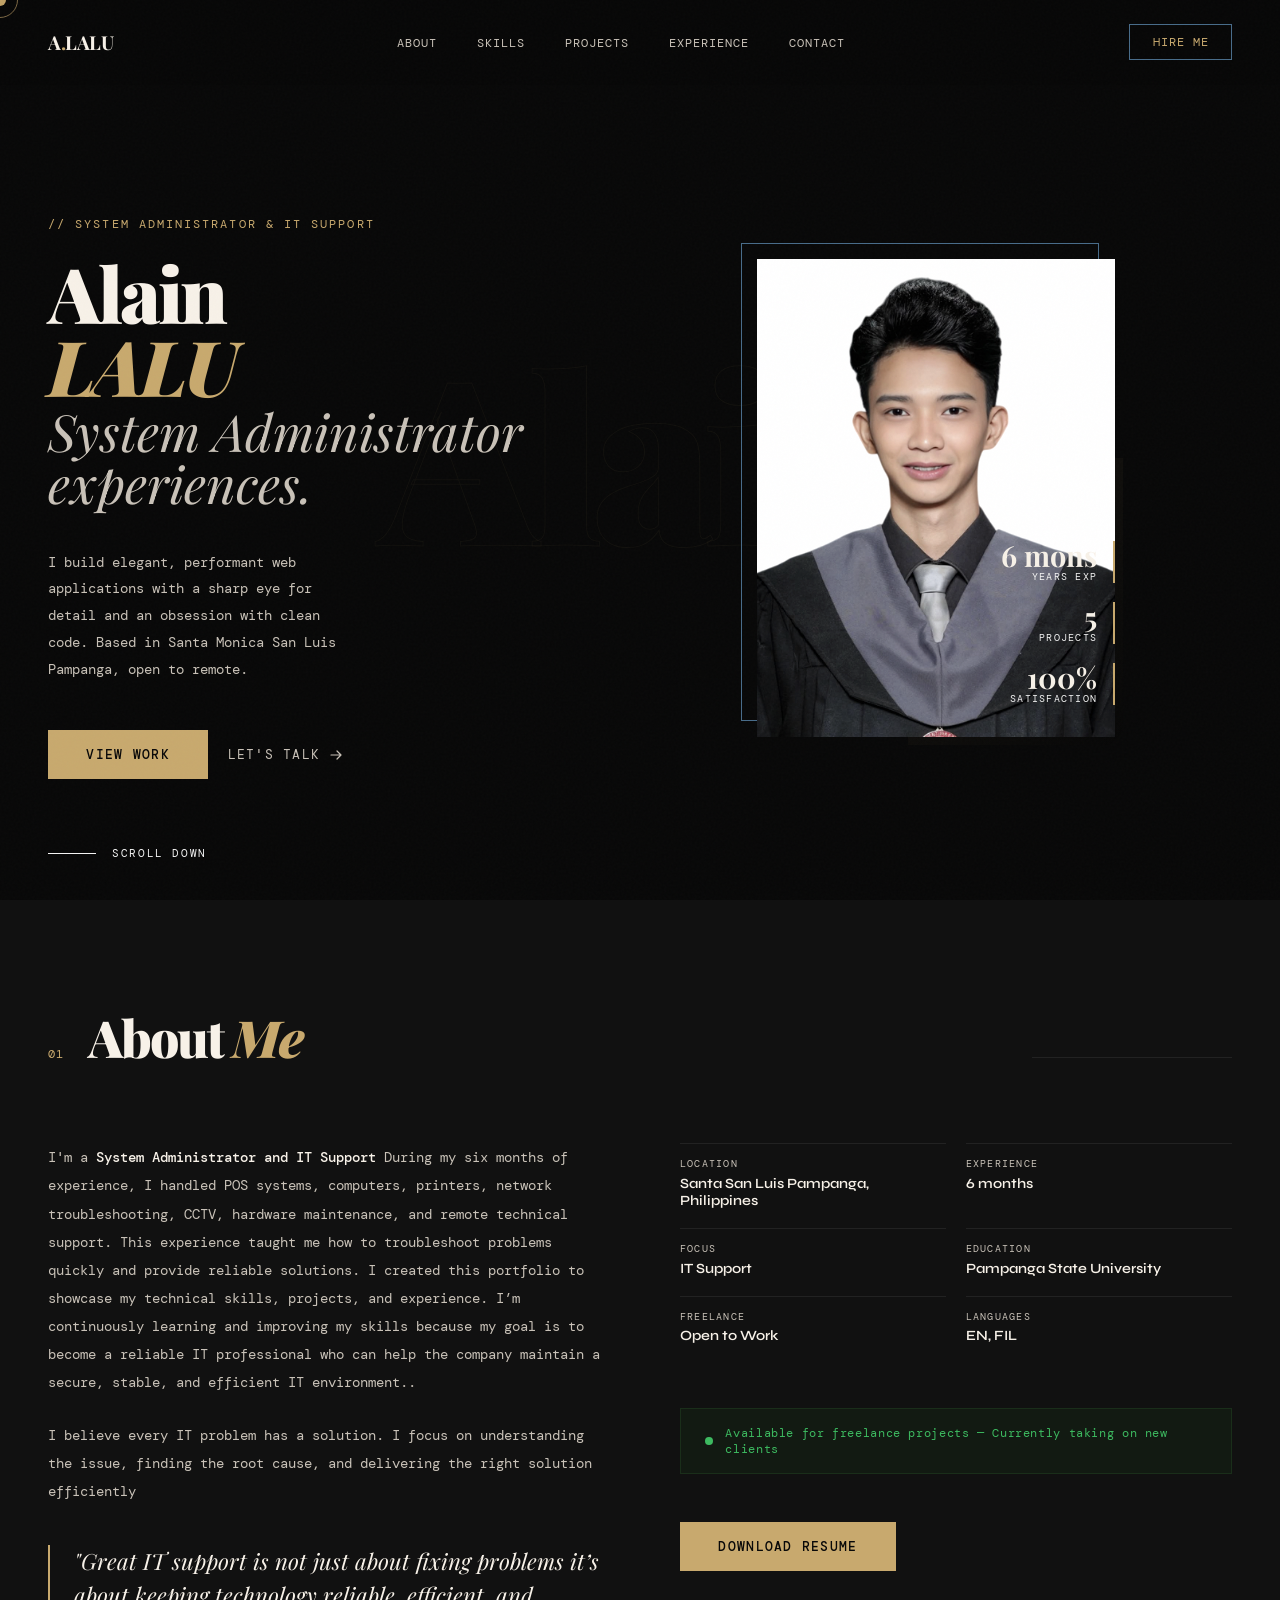
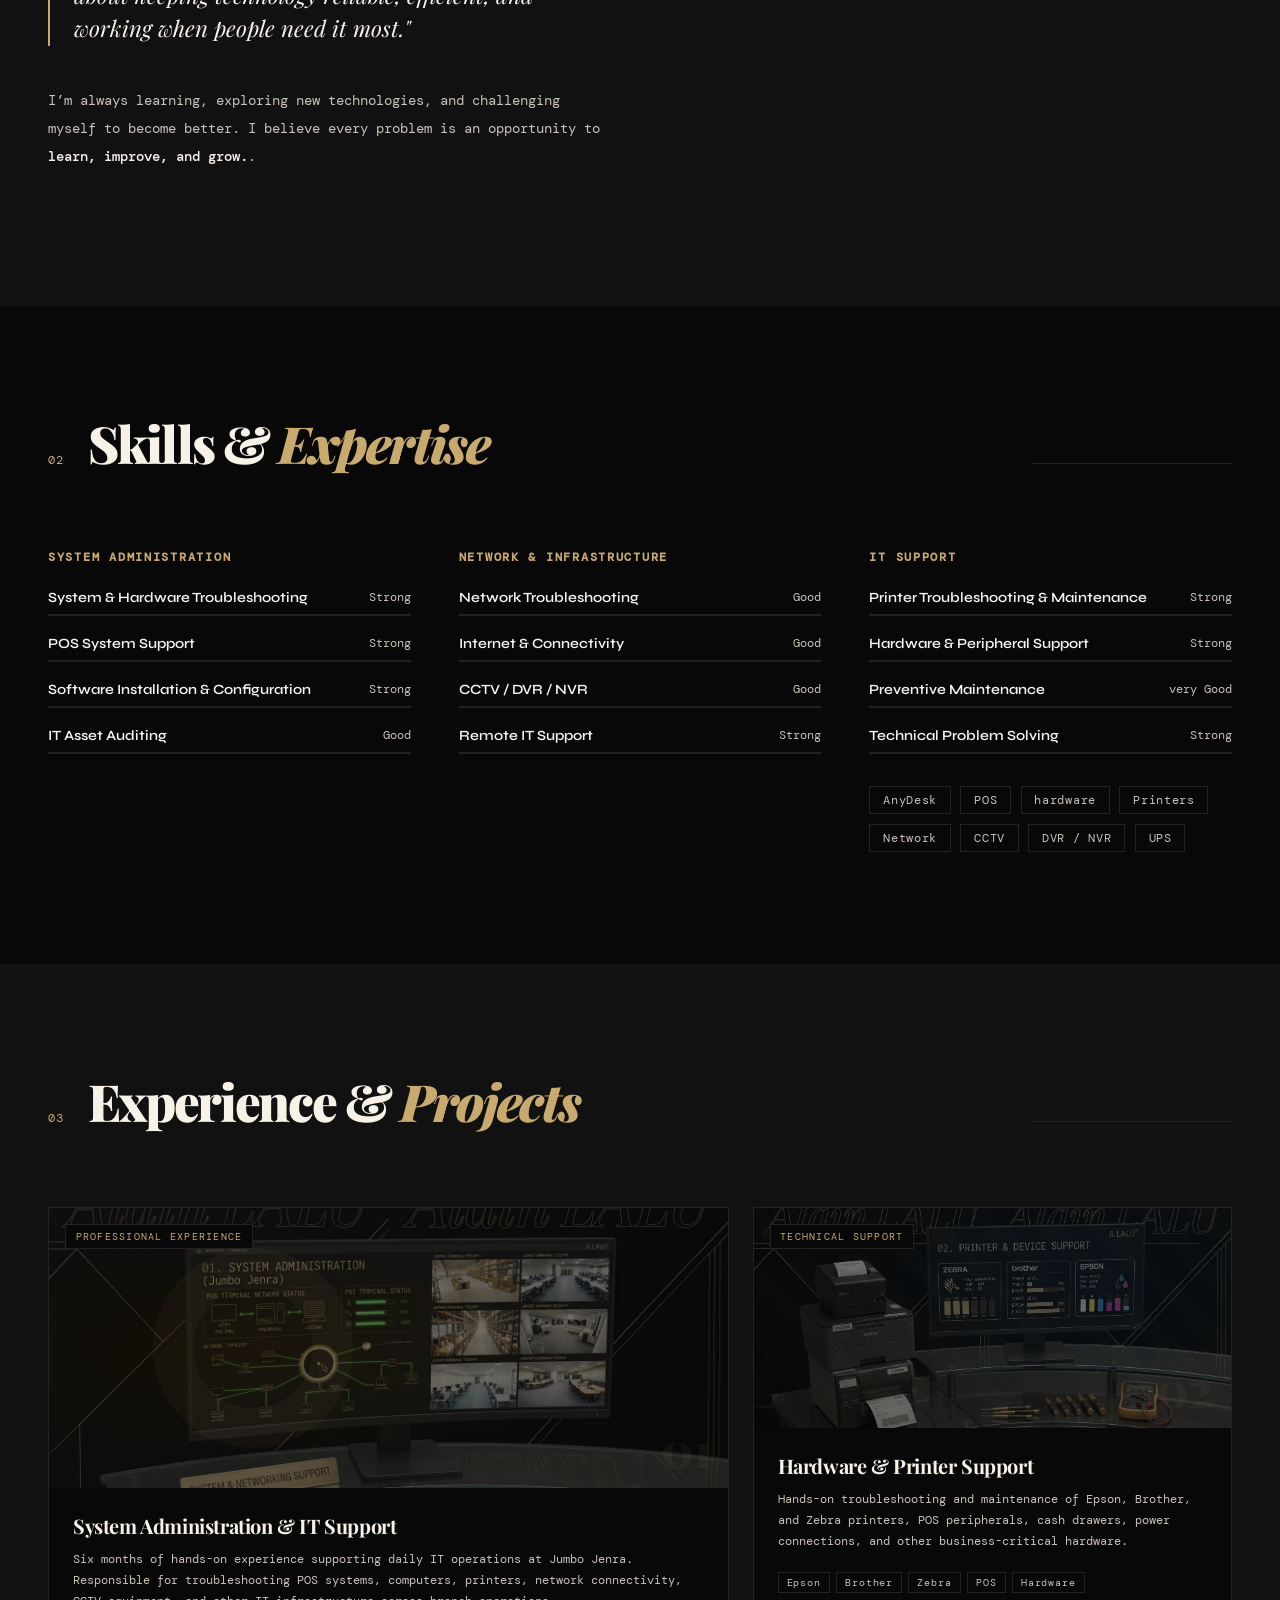
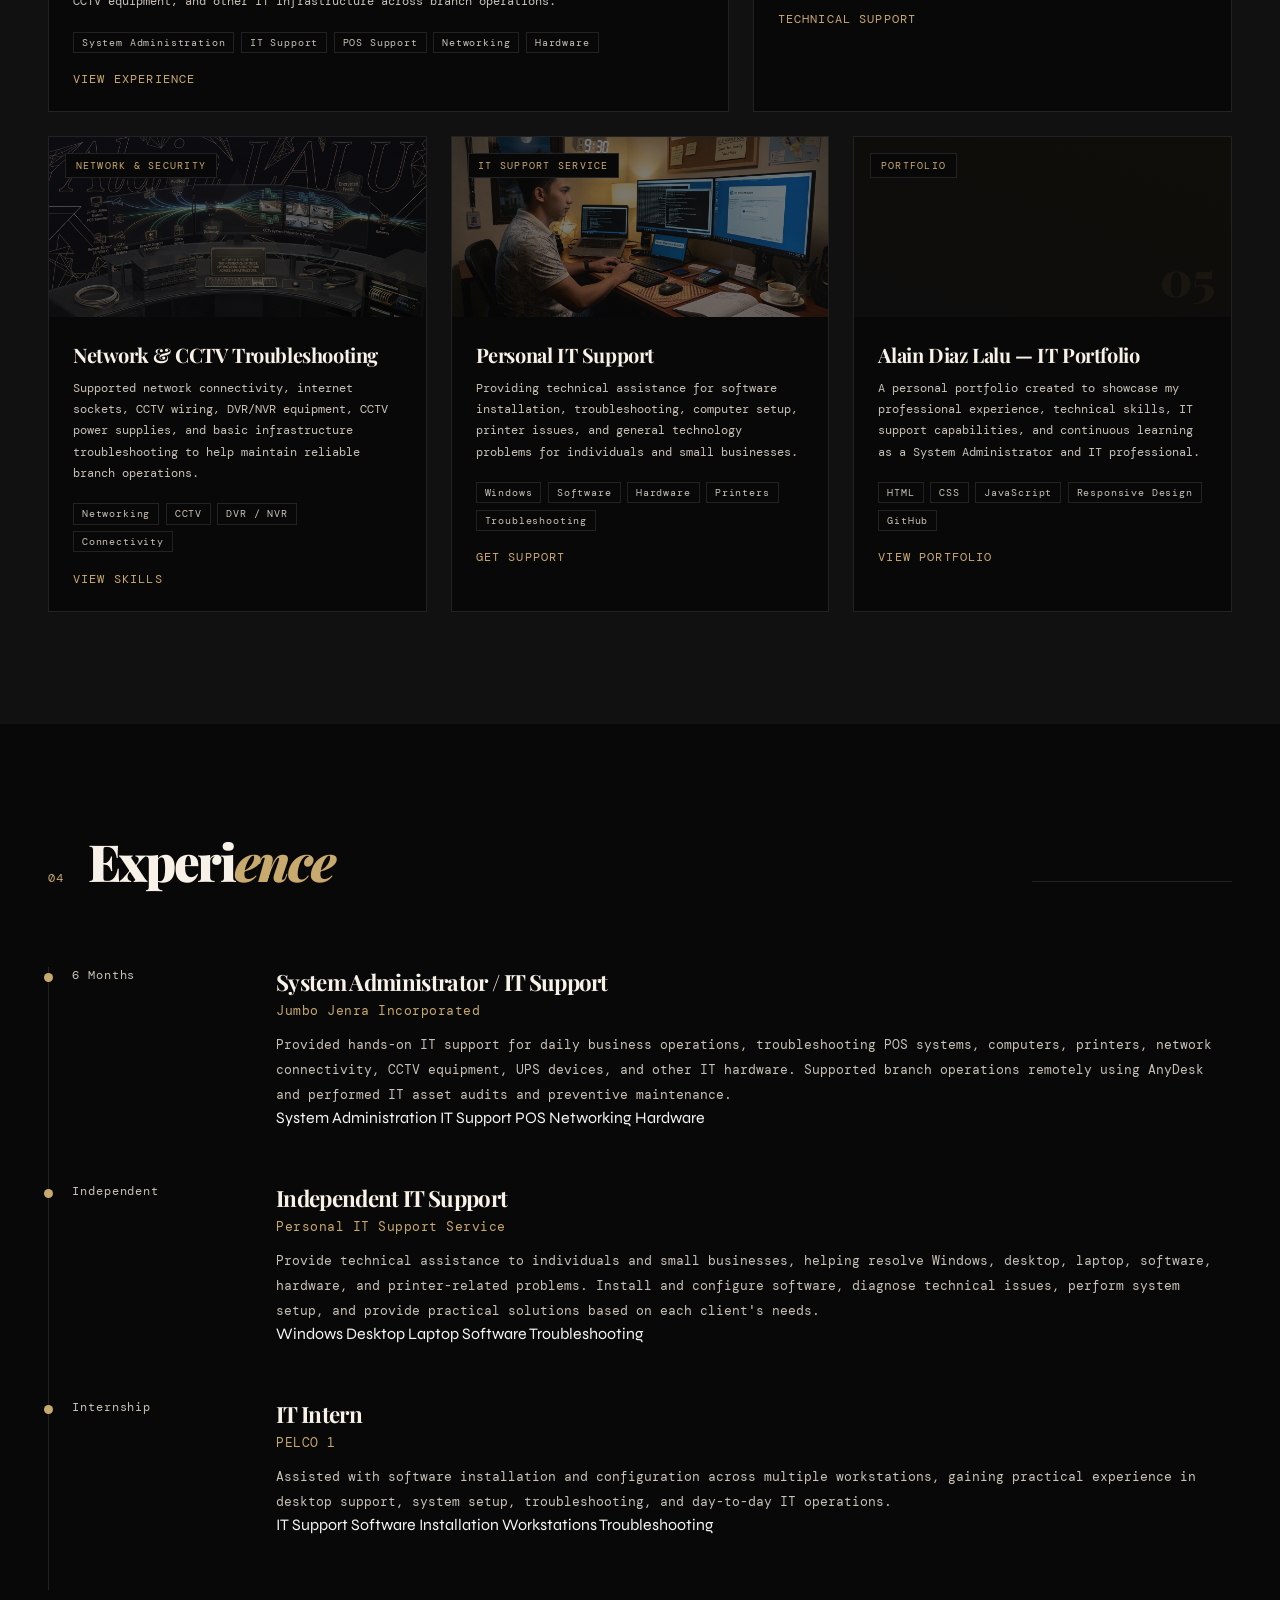
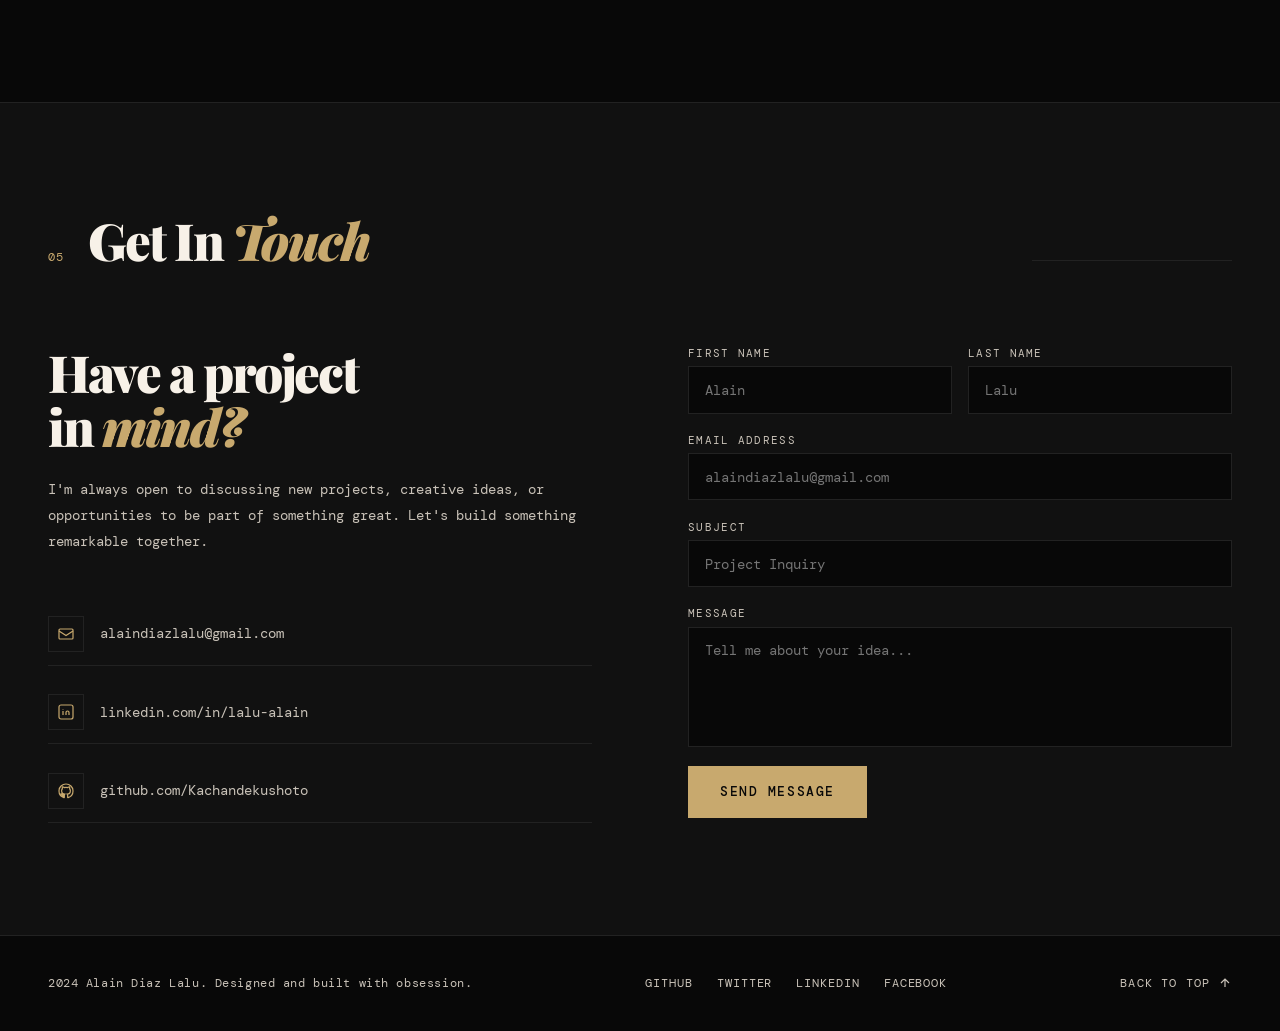
<file: index.html>
<!DOCTYPE html>
<html lang="en">
<head>
<meta charset="UTF-8" />
<meta name="viewport" content="width=device-width, initial-scale=1.0"/>
<title>Alain Diaz Lalu — Portfolio</title>
<link href="https://fonts.googleapis.com/css2?family=Playfair+Display:ital,wght@0,400;0,700;0,900;1,400;1,700&family=DM+Mono:ital,wght@0,300;0,400;0,500;1,300&family=Syne:wght@400;600;700;800&display=swap" rel="stylesheet"/>
<link rel="stylesheet" href="styles.css" />
</head>
<body>

<div id="cursor"></div>
<div id="cursor-ring"></div>

<!-- ─── NAV ─── -->
<nav id="navbar">
  <a href="#hero" class="nav-logo">A<span>.</span>LALU</a>
  <ul class="nav-links">
    <li><a href="#about">About</a></li>
    <li><a href="#skills">Skills</a></li>
    <li><a href="#projects">Projects</a></li>
    <li><a href="#experience">Experience</a></li>
    <li><a href="#contact">Contact</a></li>
  </ul>
  <a href="#contact" class="nav-cta">Hire Me</a>
  <button class="hamburger" id="hamburger" aria-label="Menu">
    <span></span><span></span><span></span>
  </button>
</nav>

<!-- Mobile Menu -->
<div class="mobile-menu" id="mobileMenu">
  <a href="#about" class="mobile-link">About</a>
  <a href="#skills" class="mobile-link">Skills</a>
  <a href="#projects" class="mobile-link">Projects</a>
  <a href="#experience" class="mobile-link">Experience</a>
  <a href="#contact" class="mobile-link">Contact</a>
</div>

<!-- ─── HERO ─── -->
<section id="hero">
  <div class="hero-bg-text">Alain</div>

  <div class="hero-left">
    <p class="hero-tag">// System Administrator &amp; IT SUPPORT</p>
    <h1 class="hero-name">Alain<br/><em>LALU</em></h1>
    <p class="hero-title">System Administrator<br/>experiences.</p>
    <p class="hero-desc">
      I build elegant, performant web applications with a sharp eye for detail and an obsession with clean code. Based in Santa Monica San Luis Pampanga, open to remote.
    </p>
    <div class="hero-actions">
      <a href="#projects" class="btn-primary">View Work</a>
      <a href="#contact" class="btn-ghost">
        Let's Talk
        <svg width="16" height="16" viewBox="0 0 16 16" fill="none">
          <path d="M3 8H13M9 4L13 8L9 12" stroke="currentColor" stroke-width="1.2" stroke-linecap="round" stroke-linejoin="round"/>
        </svg>
      </a>
    </div>
  </div>

  <div class="hero-right">
    <div class="hero-image-wrap">
      <img src="LALU_ALAIN.png" alt="System Administrator & IT Support" class="hero-avatar" />
      <div class="hero-stats">
        <div class="stat-item">
          <div class="stat-num">6 mons</div>
          <div class="stat-label">Years Exp</div>
        </div>
        <div class="stat-item">
          <div class="stat-num">5</div>
          <div class="stat-label">Projects</div>
        </div>
        <div class="stat-item">
          <div class="stat-num">100%</div>
          <div class="stat-label">Satisfaction</div>
        </div>
      </div>
    </div>
  </div>

  <div class="scroll-indicator">
    <div class="scroll-line"></div>
    <span class="scroll-text">Scroll Down</span>
  </div>
</section>

<!-- ─── ABOUT ─── -->
<section id="about">
  <div class="section-header reveal">
    <span class="section-num">01</span>
    <h2 class="section-title">About <em>Me</em></h2>
    <div class="section-line"></div>
  </div>
  <div class="about-grid">
    <div class="about-text reveal">
      <p>I'm a <strong> System Administrator and IT Support</strong> During my six months of experience, I handled POS systems, computers, printers, network troubleshooting, CCTV, hardware maintenance, and remote technical support. This experience taught me how to troubleshoot problems quickly and provide reliable solutions.
I created this portfolio to showcase my technical skills, projects, and experience. I’m continuously learning and improving my skills because my goal is to become a reliable IT professional who can help the company maintain a secure, stable, and efficient IT environment..</p>
      <p>I believe every IT problem has a solution. I focus on understanding the issue, finding the root cause, and delivering the right solution efficiently</p>
      <div class="about-quote">
        <blockquote>"Great IT support is not just about fixing problems it’s about keeping technology reliable, efficient, and working when people need it most."</blockquote>
      </div>
      <p>I’m always learning, exploring new technologies, and challenging myself to become better. I believe every problem is an opportunity to <strong>learn, improve, and grow.</strong>.</p>
    </div>
    <div class="about-right reveal reveal-delay-2">
      <div class="info-grid">
        <div class="info-item">
          <div class="info-label">Location</div>
          <div class="info-value">Santa San Luis Pampanga, Philippines</div>
        </div>
        <div class="info-item">
          <div class="info-label">Experience</div>
          <div class="info-value">6 months</div>
        </div>
        <div class="info-item">
          <div class="info-label">Focus</div>
          <div class="info-value">IT Support</div>
        </div>
        <div class="info-item">
          <div class="info-label">Education</div>
          <div class="info-value">Pampanga State University</div>
        </div>
        <div class="info-item">
          <div class="info-label">Freelance</div>
          <div class="info-value">Open to Work </div>
        </div>
        <div class="info-item">
          <div class="info-label">Languages</div>
          <div class="info-value">EN, FIL</div>
        </div>
      </div>
      <div class="availability">
        <div class="avail-dot"></div>
        <span class="avail-text">Available for freelance projects — Currently taking on new clients</span>
      </div>
      <a href="LALU_ALAIN_DIAZ.pdf" class="btn-primary" style="align-self:flex-start; margin-top:1rem; display:inline-block; text-decoration:none;">Download Resume</a>
    </div>
  </div>
</section>

<!-- ─── SKILLS ─── -->
<section id="skills">
  <div class="section-header reveal">
    <span class="section-num">02</span>
    <h2 class="section-title">Skills &amp; <em>Expertise</em></h2>
    <div class="section-line"></div>
  </div>

  <div class="skills-container">

    <!-- SYSTEM ADMINISTRATION -->
    <div class="skill-category reveal">
      <h3>System Administration</h3>

      <div class="skill-item">
        <div class="skill-header">
          <span class="skill-name">System &amp; Hardware Troubleshooting</span>
          <span class="skill-pct">Strong</span>
        </div>
        <div class="skill-bar">
          <div class="skill-fill" data-width="0.88"></div>
        </div>
      </div>

      <div class="skill-item">
        <div class="skill-header">
          <span class="skill-name">POS System Support</span>
          <span class="skill-pct">Strong</span>
        </div>
        <div class="skill-bar">
          <div class="skill-fill" data-width="0.90"></div>
        </div>
      </div>

      <div class="skill-item">
        <div class="skill-header">
          <span class="skill-name">Software Installation &amp; Configuration</span>
          <span class="skill-pct">Strong</span>
        </div>
        <div class="skill-bar">
          <div class="skill-fill" data-width="0.90"></div>
        </div>
      </div>

      <div class="skill-item">
        <div class="skill-header">
          <span class="skill-name">IT Asset Auditing</span>
          <span class="skill-pct">Good</span>
        </div>
        <div class="skill-bar">
          <div class="skill-fill" data-width="0.80"></div>
        </div>
      </div>
    </div>


    <!-- NETWORK & INFRASTRUCTURE -->
    <div class="skill-category reveal reveal-delay-1">
      <h3>Network &amp; Infrastructure</h3>

      <div class="skill-item">
        <div class="skill-header">
          <span class="skill-name">Network Troubleshooting</span>
          <span class="skill-pct">Good</span>
        </div>
        <div class="skill-bar">
          <div class="skill-fill" data-width="0.82"></div>
        </div>
      </div>

      <div class="skill-item">
        <div class="skill-header">
          <span class="skill-name">Internet &amp; Connectivity</span>
          <span class="skill-pct">Good</span>
        </div>
        <div class="skill-bar">
          <div class="skill-fill" data-width="0.80"></div>
        </div>
      </div>

      <div class="skill-item">
        <div class="skill-header">
          <span class="skill-name">CCTV / DVR / NVR</span>
          <span class="skill-pct">Good</span>
        </div>
        <div class="skill-bar">
          <div class="skill-fill" data-width="0.75"></div>
        </div>
      </div>

      <div class="skill-item">
        <div class="skill-header">
          <span class="skill-name">Remote IT Support</span>
          <span class="skill-pct">Strong</span>
        </div>
        <div class="skill-bar">
          <div class="skill-fill" data-width="0.85"></div>
        </div>
      </div>
    </div>


    <!-- IT SUPPORT -->
    <div class="skill-category reveal reveal-delay-2">
      <h3>IT Support</h3>

      <div class="skill-item">
        <div class="skill-header">
          <span class="skill-name">Printer Troubleshooting &amp; Maintenance</span>
          <span class="skill-pct">Strong</span>
        </div>
        <div class="skill-bar">
          <div class="skill-fill" data-width="0.90"></div>
        </div>
      </div>

      <div class="skill-item">
        <div class="skill-header">
          <span class="skill-name">Hardware &amp; Peripheral Support</span>
          <span class="skill-pct">Strong</span>
        </div>
        <div class="skill-bar">
          <div class="skill-fill" data-width="0.88"></div>
        </div>
      </div>

      <div class="skill-item">
        <div class="skill-header">
          <span class="skill-name">Preventive Maintenance</span>
          <span class="skill-pct">very Good</span>
        </div>
        <div class="skill-bar">
          <div class="skill-fill" data-width="0.80"></div>
        </div>
      </div>

      <div class="skill-item">
        <div class="skill-header">
          <span class="skill-name">Technical Problem Solving</span>
          <span class="skill-pct">Strong</span>
        </div>
        <div class="skill-bar">
          <div class="skill-fill" data-width="0.90"></div>
        </div>
      </div>

      <div class="tech-tags">
        <span class="tech-tag">AnyDesk</span>
        <span class="tech-tag">POS</span>
        <span class="tech-tag">hardware</span>
        <span class="tech-tag">Printers</span>
        <span class="tech-tag">Network </span>
        <span class="tech-tag">CCTV</span>
        <span class="tech-tag">DVR / NVR</span>
        <span class="tech-tag">UPS</span>
      </div>
    </div>

  </div>
</section>

<!-- ─── PROJECTS ─── -->
<!-- ─── EXPERIENCE & PROJECTS ─── -->
<section id="projects">
  <div class="section-header reveal">
    <span class="section-num">03</span>
    <h2 class="section-title">Experience &amp; <em>Projects</em></h2>
    <div class="section-line"></div>
  </div>

  <div class="projects-grid">

    <!-- PROJECT 01 -->
    <div class="project-card reveal">
      <div class="project-thumb">
        <img src="SystemAdmin&ITsupport.jpg" alt="System Administration and IT Support" />
        <div class="project-thumb-pattern proj-t1"></div>
        <span class="project-label">Professional Experience</span>
        <span class="project-num">01</span>
      </div>

      <div class="project-info">
        <h3 class="project-title">System Administration &amp; IT Support</h3>

        <p class="project-desc">
          Six months of hands-on experience supporting daily IT operations at
          Jumbo Jenra. Responsible for troubleshooting POS systems, computers,
          printers, network connectivity, CCTV equipment, and other IT
          infrastructure across branch operations.
        </p>

        <div class="project-tech">
          <span>System Administration</span>
          <span>IT Support</span>
          <span>POS Support</span>
          <span>Networking</span>
          <span>Hardware</span>
        </div>

        <div class="project-links">
          <a href="#experience" class="project-link">
            View Experience
          </a>
        </div>
      </div>
    </div>


    <!-- PROJECT 02 -->
    <div class="project-card reveal reveal-delay-1">
      <div class="project-thumb">
        <img src="technicalsupp.jpg" alt="Technical Support" />
        <div class="project-thumb-pattern proj-t2"></div>
        <span class="project-label">Technical Support</span>
        <span class="project-num">02</span>
      </div>

      <div class="project-info">
        <h3 class="project-title">Hardware &amp; Printer Support</h3>

        <p class="project-desc">
          Hands-on troubleshooting and maintenance of Epson, Brother, and Zebra
          printers, POS peripherals, cash drawers, power connections, and other
          business-critical hardware.
        </p>

        <div class="project-tech">
          <span>Epson</span>
          <span>Brother</span>
          <span>Zebra</span>
          <span>POS</span>
          <span>Hardware</span>
        </div>

        <div class="project-links">
          <a href="#contact" class="project-link">
            Technical Support
          </a>
        </div>
      </div>
    </div>


    <!-- PROJECT 03 -->
    <div class="project-card reveal">
      <div class="project-thumb" style="height:180px">
        <img src="Network&Security.jpg" alt="Network and Security" />
        <div class="project-thumb-pattern proj-t3"></div>
        <span class="project-label">Network &amp; Security</span>
        <span class="project-num">03</span>
      </div>

      <div class="project-info">
        <h3 class="project-title">Network &amp; CCTV Troubleshooting</h3>

        <p class="project-desc">
          Supported network connectivity, internet sockets, CCTV wiring,
          DVR/NVR equipment, CCTV power supplies, and basic infrastructure
          troubleshooting to help maintain reliable branch operations.
        </p>

        <div class="project-tech">
          <span>Networking</span>
          <span>CCTV</span>
          <span>DVR / NVR</span>
          <span>Connectivity</span>
        </div>

        <div class="project-links">
          <a href="#skills" class="project-link">
            View Skills
          </a>
        </div>
      </div>
    </div>


    <!-- PROJECT 04 -->
    <div class="project-card reveal reveal-delay-1">
      <div class="project-thumb" style="height:180px">
        <img src="SideHustle.jpg" alt="Side Hustle" />
        <div class="project-thumb-pattern proj-t4"></div>
        <span class="project-label">IT Support Service</span>
        <span class="project-num">04</span>
      </div>

      <div class="project-info">
        <h3 class="project-title">Personal IT Support</h3>

        <p class="project-desc">
          Providing technical assistance for software installation,
          troubleshooting, computer setup, printer issues, and general
          technology problems for individuals and small businesses.
        </p>

        <div class="project-tech">
          <span>Windows</span>
          <span>Software</span>
          <span>Hardware</span>
          <span>Printers</span>
          <span>Troubleshooting</span>
        </div>

        <div class="project-links">
          <a href="#contact" class="project-link">
            Get Support
          </a>
        </div>
      </div>
    </div>


    <!-- PROJECT 05 -->
    <div class="project-card reveal reveal-delay-2">
      <div class="project-thumb" style="height:180px">
        <div class="project-thumb-pattern proj-t5"></div>
        <span class="project-label">Portfolio</span>
        <span class="project-num">05</span>
      </div>

      <div class="project-info">
        <h3 class="project-title">Alain Diaz Lalu — IT Portfolio</h3>

        <p class="project-desc">
          A personal portfolio created to showcase my professional experience,
          technical skills, IT support capabilities, and continuous learning
          as a System Administrator and IT professional.
        </p>

        <div class="project-tech">
          <span>HTML</span>
          <span>CSS</span>
          <span>JavaScript</span>
          <span>Responsive Design</span>
          <span>GitHub</span>
        </div>

        <div class="project-links">
          <a href="#" class="project-link">
            View Portfolio
          </a>
        </div>
      </div>
    </div>

  </div>
</section>
<!-- ─── EXPERIENCE ─── -->
<!-- ─── EXPERIENCE ─── -->
<section id="experience">
  <div class="section-header reveal">
    <span class="section-num">04</span>
    <h2 class="section-title">Experi<em>ence</em></h2>
    <div class="section-line"></div>
  </div>

  <div class="timeline">

    <!-- JUMBO JENRA -->
    <div class="timeline-item reveal">
      <div class="timeline-date">6 Months</div>

      <div class="timeline-content">
        <div class="timeline-role">
          System Administrator / IT Support
        </div>

        <div class="timeline-company">
          Jumbo Jenra Incorporated
        </div>

        <p class="timeline-desc">
          Provided hands-on IT support for daily business operations,
          troubleshooting POS systems, computers, printers, network
          connectivity, CCTV equipment, UPS devices, and other IT hardware.
          Supported branch operations remotely using AnyDesk and performed
          IT asset audits and preventive maintenance.
        </p>

        <div class="timeline-tags">
          <span>System Administration</span>
          <span>IT Support</span>
          <span>POS</span>
          <span>Networking</span>
          <span>Hardware</span>
        </div>
      </div>
    </div>


    <!-- IT SUPPORT SIDE HUSTLE -->
    <div class="timeline-item reveal reveal-delay-1">
      <div class="timeline-date">Independent</div>

      <div class="timeline-content">
        <div class="timeline-role">
          Independent IT Support
        </div>

        <div class="timeline-company">
          Personal IT Support Service
        </div>

        <p class="timeline-desc">
          Provide technical assistance to individuals and small businesses,
          helping resolve Windows, desktop, laptop, software, hardware, and
          printer-related problems. Install and configure software, diagnose
          technical issues, perform system setup, and provide practical
          solutions based on each client's needs.
        </p>

        <div class="timeline-tags">
          <span>Windows</span>
          <span>Desktop</span>
          <span>Laptop</span>
          <span>Software</span>
          <span>Troubleshooting</span>
        </div>
      </div>
    </div>


    <!-- PELCO -->
    <div class="timeline-item reveal reveal-delay-2">
      <div class="timeline-date">Internship</div>

      <div class="timeline-content">
        <div class="timeline-role">
          IT Intern
        </div>

        <div class="timeline-company">
          PELCO 1
        </div>

        <p class="timeline-desc">
          Assisted with software installation and configuration across
          multiple workstations, gaining practical experience in desktop
          support, system setup, troubleshooting, and day-to-day IT
          operations.
        </p>

        <div class="timeline-tags">
          <span>IT Support</span>
          <span>Software Installation</span>
          <span>Workstations</span>
          <span>Troubleshooting</span>
        </div>
      </div>
    </div>

  </div>
</section>

<!-- ─── CONTACT ─── -->
<section id="contact">
  <div class="section-header reveal">
    <span class="section-num">05</span>
    <h2 class="section-title">Get In <em>Touch</em></h2>
    <div class="section-line"></div>
  </div>
  <div class="contact-grid">
    <div class="contact-left reveal">
      <h3 class="contact-heading">Have a project<br/>in <em>mind?</em></h3>
      <p class="contact-sub">I'm always open to discussing new projects, creative ideas, or opportunities to be part of something great. Let's build something remarkable together.</p>
      <div class="contact-methods">
        <a href="mailto:alaindiazlalu@gmail.com" class="contact-method">
          <div class="contact-method-icon">
            <svg width="16" height="16" viewBox="0 0 16 16" fill="none" stroke="currentColor" stroke-width="1.2">
              <rect x="1" y="3" width="14" height="10" rx="1"/>
              <path d="M1 5L8 9.5L15 5"/>
            </svg>
          </div>
          alaindiazlalu@gmail.com
        </a>
        <a href="https://linkedin.com" class="contact-method" target="_blank">
          <div class="contact-method-icon">
            <svg width="16" height="16" viewBox="0 0 16 16" fill="none" stroke="currentColor" stroke-width="1.2">
              <rect x="1" y="1" width="14" height="14" rx="2"/>
              <path d="M5 7V11M5 5V5.5"/>
              <path d="M8 11V8.5C8 7.7 8.7 7 9.5 7C10.3 7 11 7.7 11 8.5V11"/>
            </svg>
          </div>
          linkedin.com/in/lalu-alain
        </a>
        <a href="https://github.com" class="contact-method" target="_blank">
          <div class="contact-method-icon">
            <svg width="16" height="16" viewBox="0 0 16 16" fill="none" stroke="currentColor" stroke-width="1.2">
              <path d="M8 1C4.13 1 1 4.13 1 8C1 11.1 3.05 13.72 5.88 14.65C6.23 14.71 6.36 14.5 6.36 14.31V13.12C4.43 13.54 4.02 12.22 4.02 12.22C3.7 11.4 3.24 11.19 3.24 11.19C2.61 10.76 3.29 10.77 3.29 10.77C3.99 10.82 4.36 11.49 4.36 11.49C4.98 12.56 5.97 12.25 6.39 12.07C6.45 11.62 6.63 11.31 6.83 11.14C5.27 10.97 3.63 10.36 3.63 7.64C3.63 6.87 3.9 6.24 4.38 5.75C4.31 5.58 4.07 4.86 4.45 3.9C4.45 3.9 5.03 3.72 6.36 4.62C6.91 4.47 7.46 4.39 8 4.39C8.54 4.39 9.09 4.47 9.64 4.62C10.97 3.72 11.55 3.9 11.55 3.9C11.93 4.86 11.69 5.58 11.62 5.75C12.1 6.24 12.37 6.87 12.37 7.64C12.37 10.37 10.73 10.97 9.16 11.13C9.41 11.34 9.64 11.75 9.64 12.38V14.31C9.64 14.5 9.77 14.72 10.13 14.65C12.96 13.72 15 11.1 15 8C15 4.13 11.87 1 8 1Z"/>
            </svg>
          </div>
          github.com/Kachandekushoto
        </a>
      </div>
    </div>
    <div class="contact-right reveal reveal-delay-2">
      <form class="contact-form" id="contactForm">
        <div class="form-row">
          <div class="form-group">
            <label class="form-label" for="fname">First Name</label>
            <input class="form-input" type="text" id="fname" placeholder="Alain" required/>
          </div>
          <div class="form-group">
            <label class="form-label" for="lname">Last Name</label>
            <input class="form-input" type="text" id="lname" placeholder="Lalu" required/>
          </div>
        </div>
        <div class="form-group">
          <label class="form-label" for="email">Email Address</label>
          <input class="form-input" type="email" id="email" placeholder="alaindiazlalu@gmail.com" required/>
        </div>
        <div class="form-group">
          <label class="form-label" for="subject">Subject</label>
          <input class="form-input" type="text" id="subject" placeholder="Project Inquiry"/>
        </div>
        <div class="form-group">
          <label class="form-label" for="message">Message</label>
          <textarea class="form-textarea" id="message" placeholder="Tell me about your idea..." required></textarea>
        </div>
        <button type="submit" class="submit-btn">Send Message</button>
        <p class="form-status" id="formStatus">Message sent successfully. I'll get back to you within 24 hours.</p>
      </form>
    </div>
  </div>
</section>

<!-- ─── FOOTER ─── -->
<footer>
  <p class="footer-copy"> 2024 Alain Diaz Lalu. Designed and built with obsession.</p>
  <div class="footer-socials">
    <a href="#">GitHub</a>
    <a href="#">Twitter</a>
    <a href="#">LinkedIn</a>
    <a href="#">Facebook</a>
  </div>
  <a href="#hero" class="back-top">
    Back to Top
    <svg width="14" height="14" viewBox="0 0 14 14" fill="none" stroke="currentColor" stroke-width="1.2">
      <path d="M7 11V3M3 7L7 3L11 7"/>
    </svg>
  </a>
</footer>

<script src="script.js"></script>
</body>
</html>
</file>
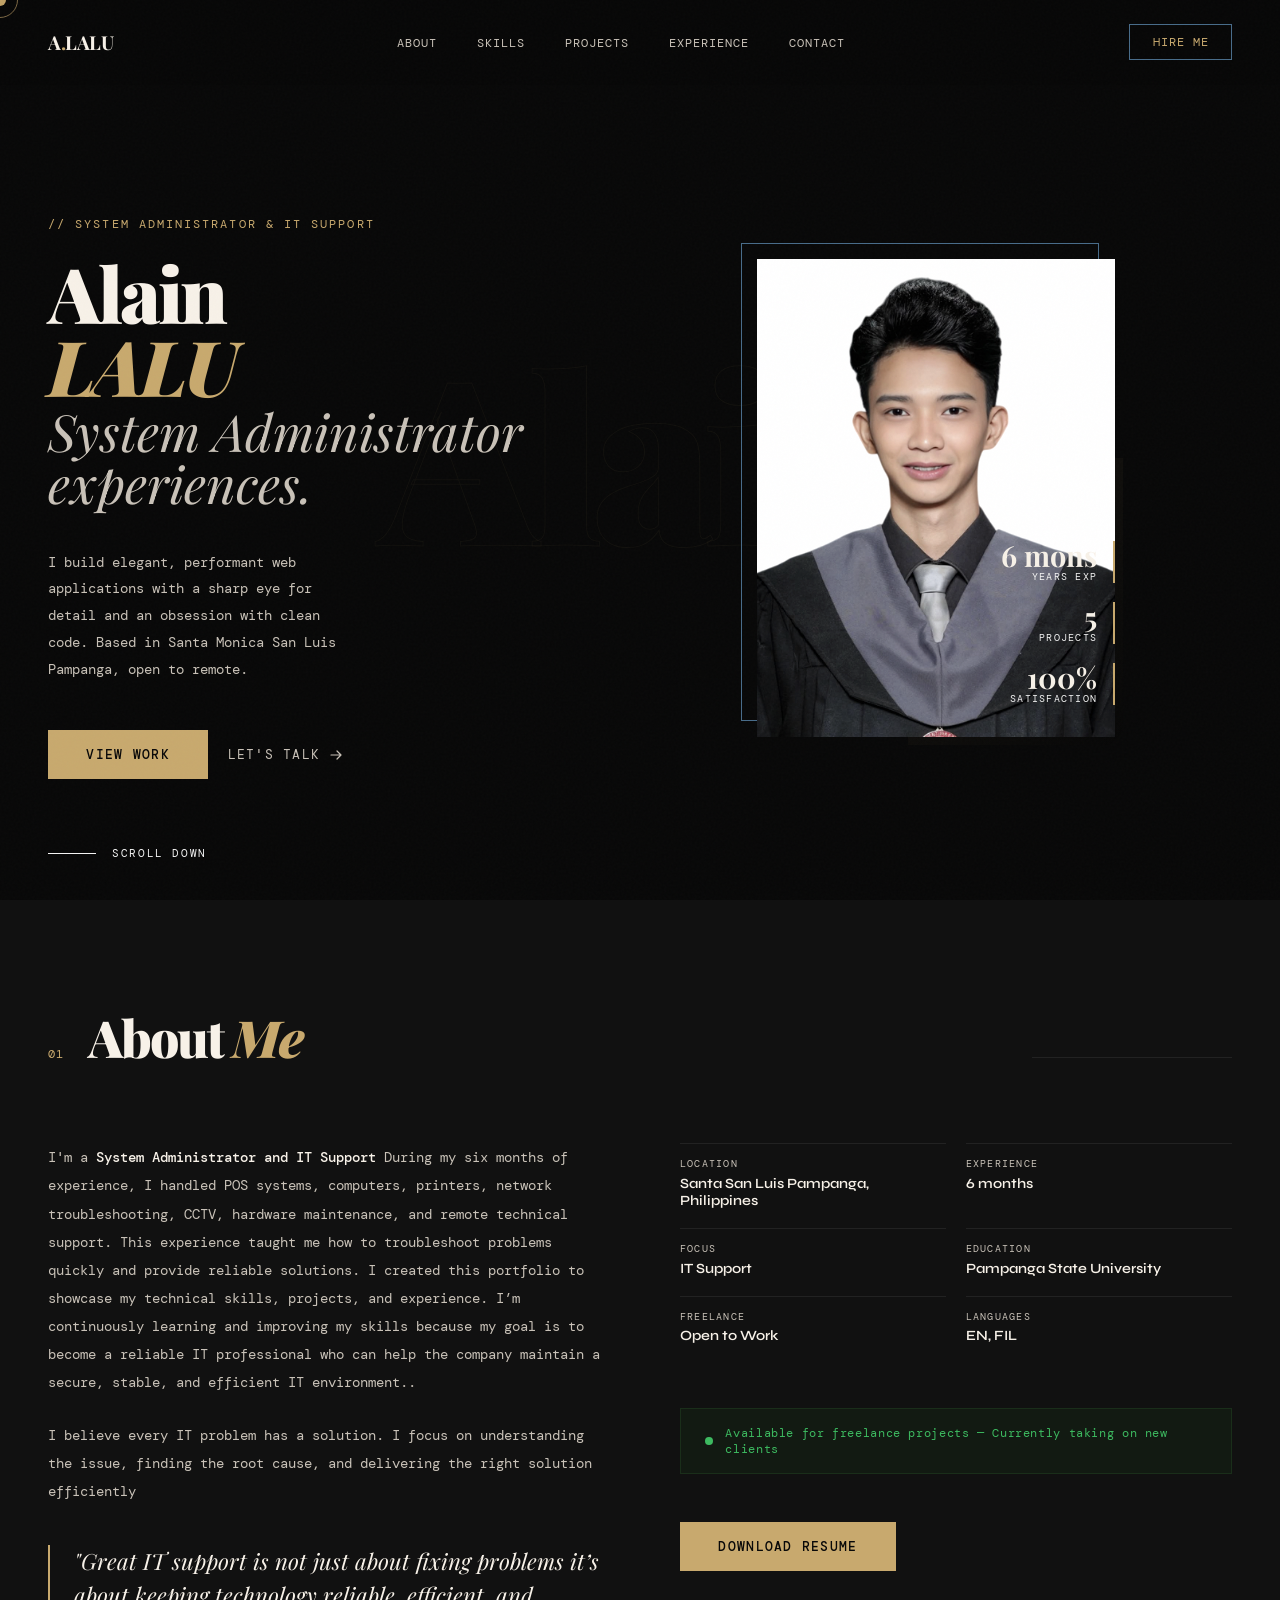
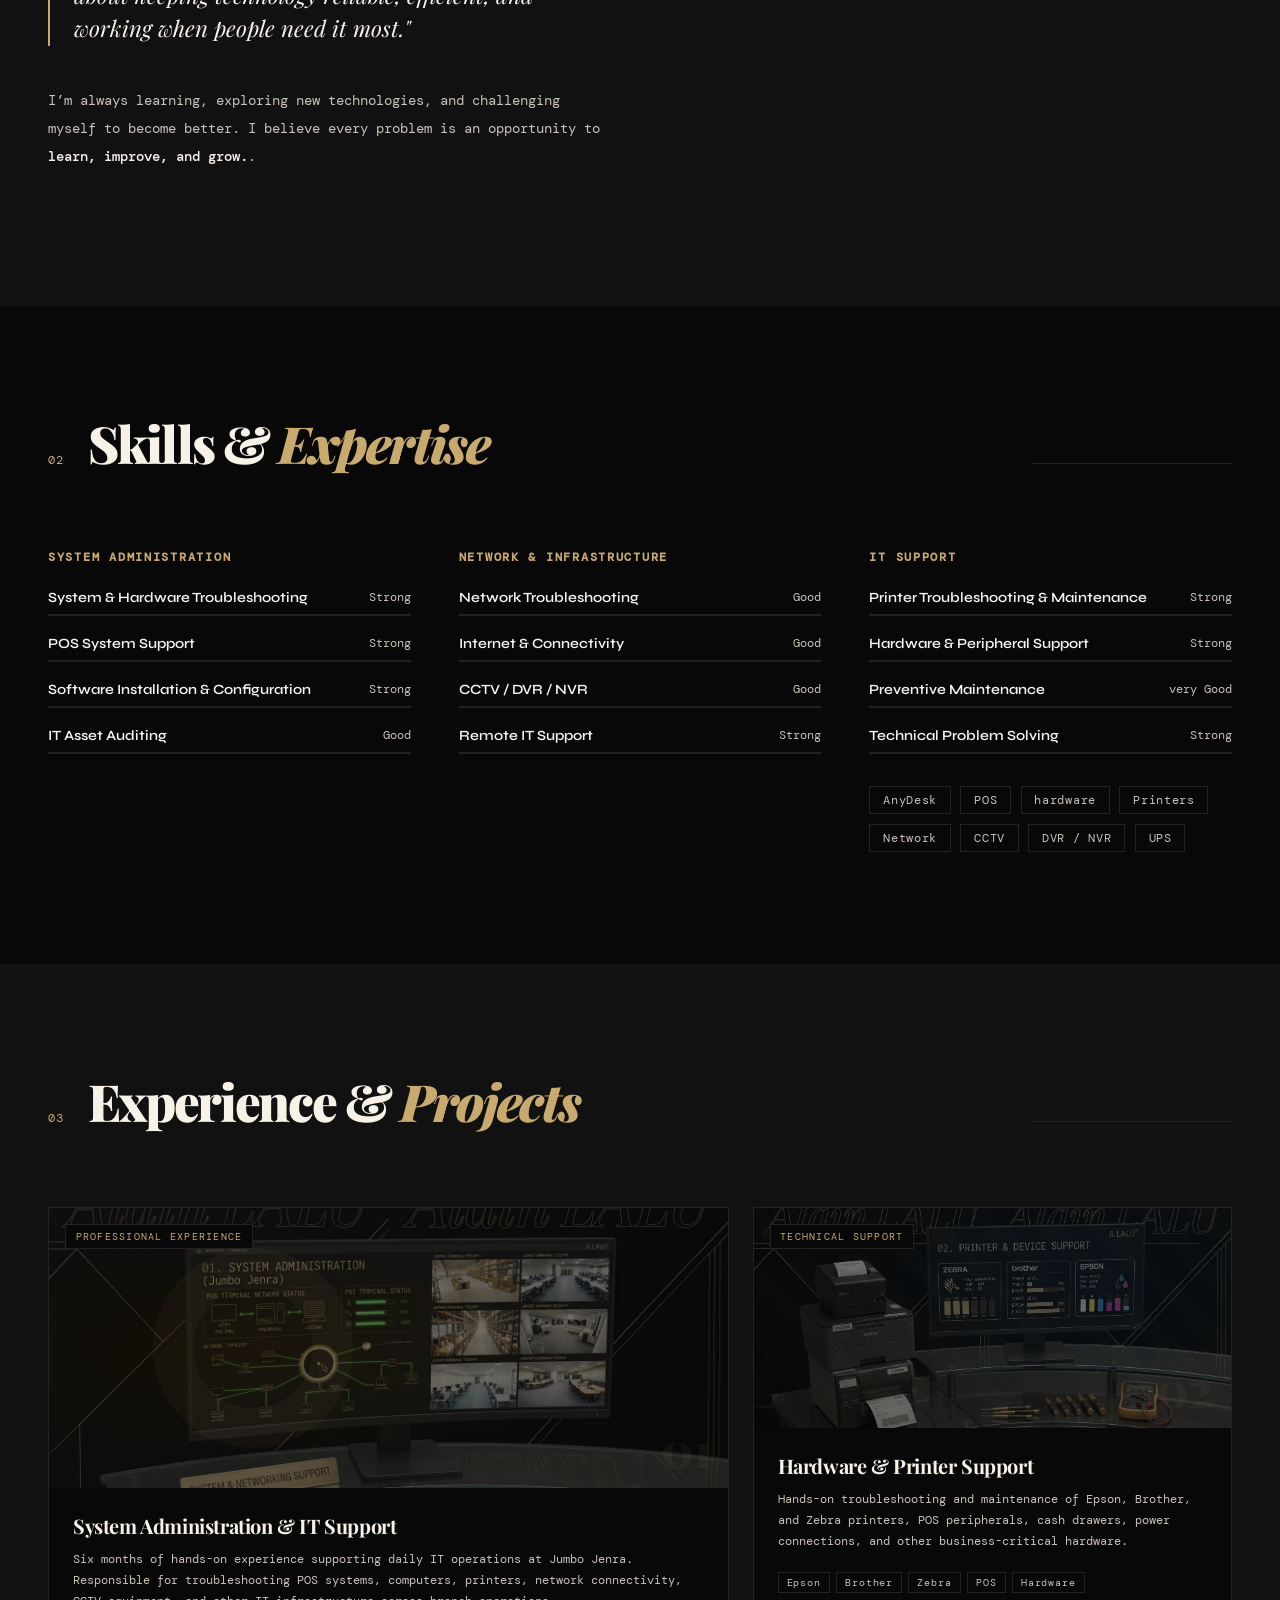
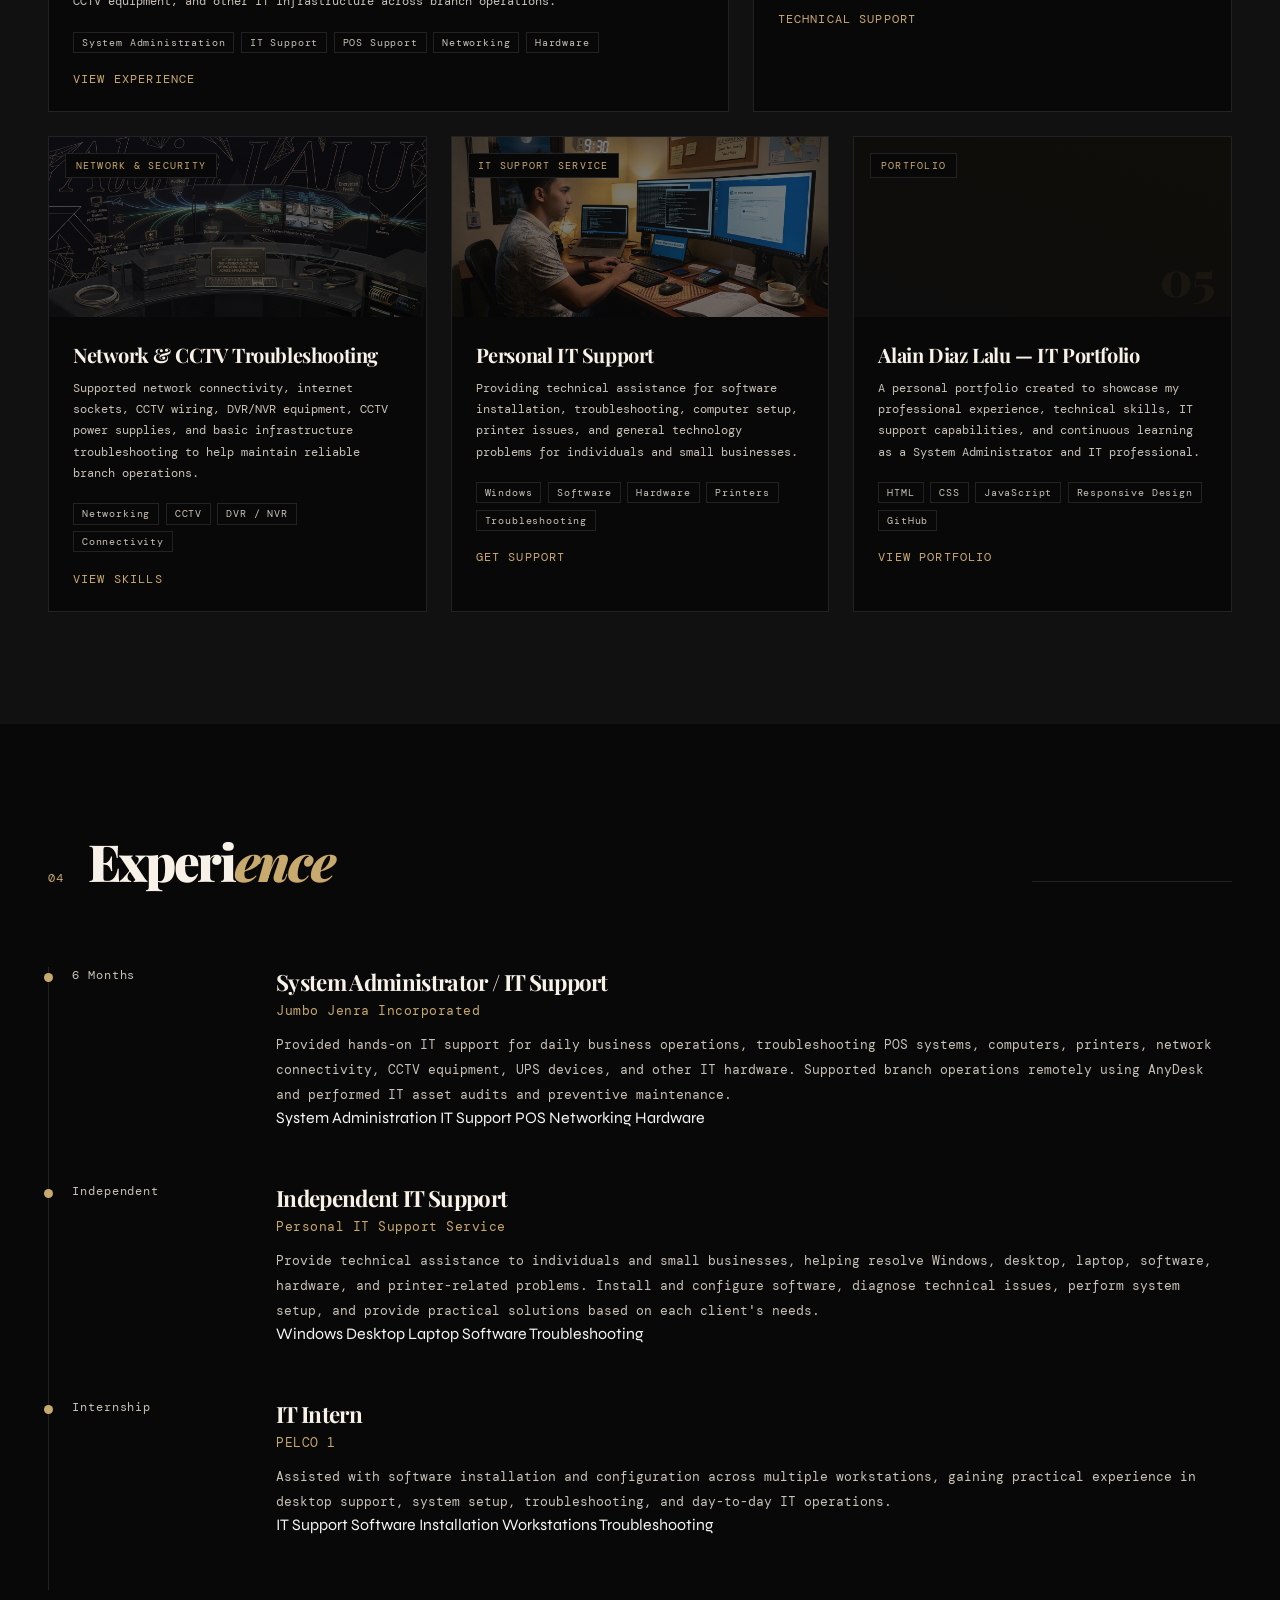
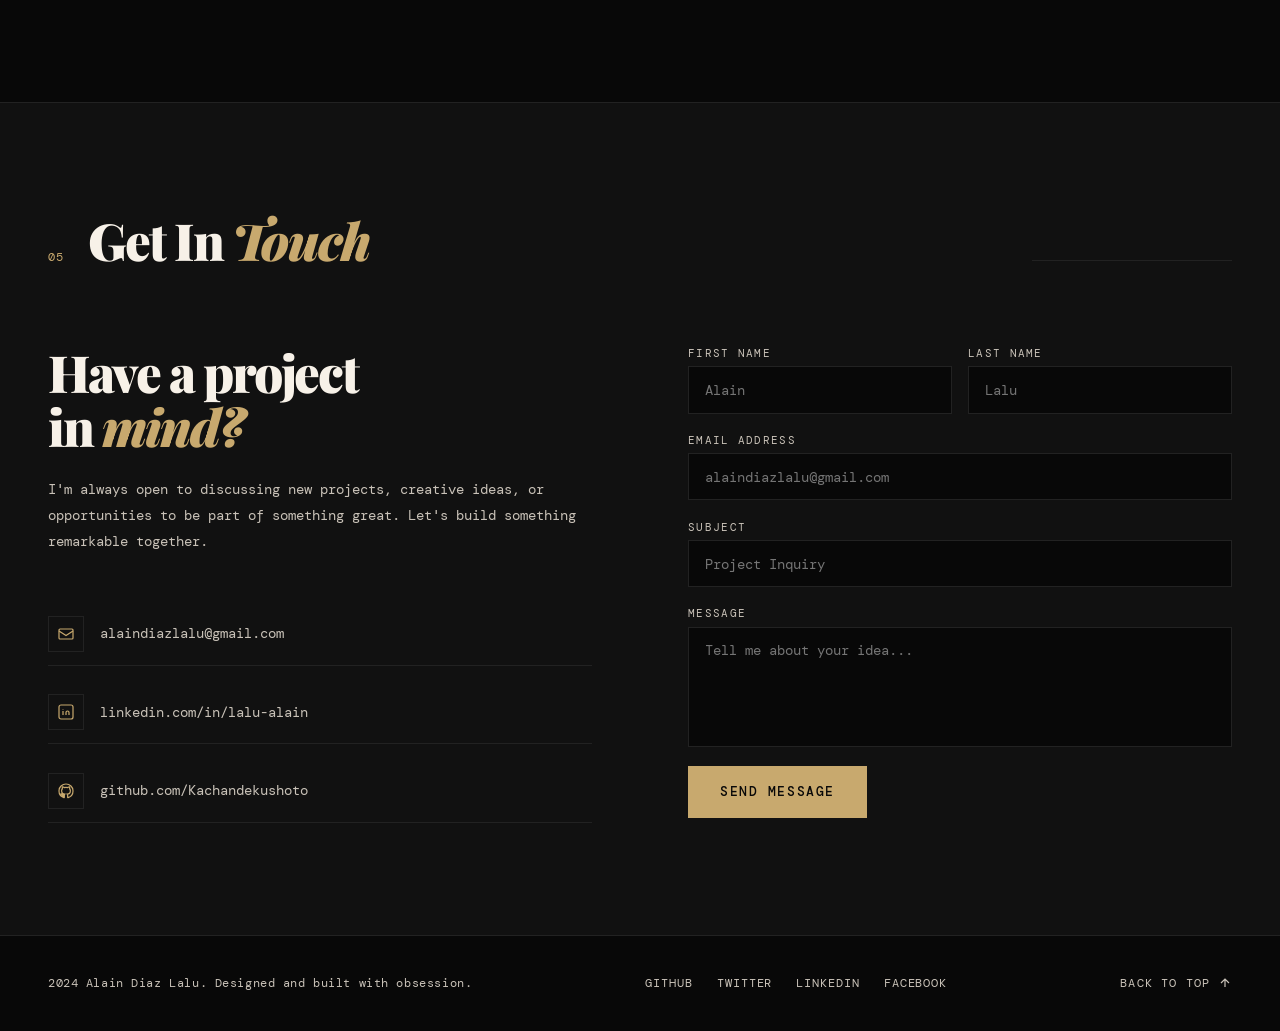
<file: index (1).html>
<!DOCTYPE html>
<html lang="en">
<head>
<meta charset="UTF-8" />
<meta name="viewport" content="width=device-width, initial-scale=1.0"/>
<title>Alain Diaz Lalu — Portfolio</title>
<link href="https://fonts.googleapis.com/css2?family=Playfair+Display:ital,wght@0,400;0,700;0,900;1,400;1,700&family=DM+Mono:ital,wght@0,300;0,400;0,500;1,300&family=Syne:wght@400;600;700;800&display=swap" rel="stylesheet"/>
<link rel="stylesheet" href="styles.css" />
</head>
<body>

<div id="cursor"></div>
<div id="cursor-ring"></div>

<!-- ─── NAV ─── -->
<nav id="navbar">
  <a href="#hero" class="nav-logo">A<span>.</span>LALU</a>
  <ul class="nav-links">
    <li><a href="#about">About</a></li>
    <li><a href="#skills">Skills</a></li>
    <li><a href="#projects">Projects</a></li>
    <li><a href="#experience">Experience</a></li>
    <li><a href="#contact">Contact</a></li>
  </ul>
  <a href="#contact" class="nav-cta">Hire Me</a>
  <button class="hamburger" id="hamburger" aria-label="Menu">
    <span></span><span></span><span></span>
  </button>
</nav>

<!-- Mobile Menu -->
<div class="mobile-menu" id="mobileMenu">
  <a href="#about" class="mobile-link">About</a>
  <a href="#skills" class="mobile-link">Skills</a>
  <a href="#projects" class="mobile-link">Projects</a>
  <a href="#experience" class="mobile-link">Experience</a>
  <a href="#contact" class="mobile-link">Contact</a>
</div>

<!-- ─── HERO ─── -->
<section id="hero">
  <div class="hero-bg-text">Alain</div>

  <div class="hero-left">
    <p class="hero-tag">// System Administrator &amp; IT SUPPORT</p>
    <h1 class="hero-name">Alain<br/><em>LALU</em></h1>
    <p class="hero-title">System Administrator<br/>experiences.</p>
    <p class="hero-desc">
      I build elegant, performant web applications with a sharp eye for detail and an obsession with clean code. Based in Santa Monica San Luis Pampanga, open to remote.
    </p>
    <div class="hero-actions">
      <a href="#projects" class="btn-primary">View Work</a>
      <a href="#contact" class="btn-ghost">
        Let's Talk
        <svg width="16" height="16" viewBox="0 0 16 16" fill="none">
          <path d="M3 8H13M9 4L13 8L9 12" stroke="currentColor" stroke-width="1.2" stroke-linecap="round" stroke-linejoin="round"/>
        </svg>
      </a>
    </div>
  </div>

  <div class="hero-right">
    <div class="hero-image-wrap">
      <img src="LALU_ALAIN.png" alt="System Administrator & IT Support" class="hero-avatar" />
      <div class="hero-stats">
        <div class="stat-item">
          <div class="stat-num">6 mons</div>
          <div class="stat-label">Years Exp</div>
        </div>
        <div class="stat-item">
          <div class="stat-num">5</div>
          <div class="stat-label">Projects</div>
        </div>
        <div class="stat-item">
          <div class="stat-num">100%</div>
          <div class="stat-label">Satisfaction</div>
        </div>
      </div>
    </div>
  </div>

  <div class="scroll-indicator">
    <div class="scroll-line"></div>
    <span class="scroll-text">Scroll Down</span>
  </div>
</section>

<!-- ─── ABOUT ─── -->
<section id="about">
  <div class="section-header reveal">
    <span class="section-num">01</span>
    <h2 class="section-title">About <em>Me</em></h2>
    <div class="section-line"></div>
  </div>
  <div class="about-grid">
    <div class="about-text reveal">
      <p>I'm a <strong> System Administrator and IT Support</strong> During my six months of experience, I handled POS systems, computers, printers, network troubleshooting, CCTV, hardware maintenance, and remote technical support. This experience taught me how to troubleshoot problems quickly and provide reliable solutions.
I created this portfolio to showcase my technical skills, projects, and experience. I’m continuously learning and improving my skills because my goal is to become a reliable IT professional who can help the company maintain a secure, stable, and efficient IT environment..</p>
      <p>I believe every IT problem has a solution. I focus on understanding the issue, finding the root cause, and delivering the right solution efficiently</p>
      <div class="about-quote">
        <blockquote>"Great IT support is not just about fixing problems it’s about keeping technology reliable, efficient, and working when people need it most."</blockquote>
      </div>
      <p>I’m always learning, exploring new technologies, and challenging myself to become better. I believe every problem is an opportunity to <strong>learn, improve, and grow.</strong>.</p>
    </div>
    <div class="about-right reveal reveal-delay-2">
      <div class="info-grid">
        <div class="info-item">
          <div class="info-label">Location</div>
          <div class="info-value">Santa San Luis Pampanga, Philippines</div>
        </div>
        <div class="info-item">
          <div class="info-label">Experience</div>
          <div class="info-value">6 months</div>
        </div>
        <div class="info-item">
          <div class="info-label">Focus</div>
          <div class="info-value">IT Support</div>
        </div>
        <div class="info-item">
          <div class="info-label">Education</div>
          <div class="info-value">Pampanga State University</div>
        </div>
        <div class="info-item">
          <div class="info-label">Freelance</div>
          <div class="info-value">Open to Work </div>
        </div>
        <div class="info-item">
          <div class="info-label">Languages</div>
          <div class="info-value">EN, FIL</div>
        </div>
      </div>
      <div class="availability">
        <div class="avail-dot"></div>
        <span class="avail-text">Available for freelance projects — Currently taking on new clients</span>
      </div>
      <a href="LALU_ALAIN_DIAZ.pdf" class="btn-primary" style="align-self:flex-start; margin-top:1rem; display:inline-block; text-decoration:none;">Download Resume</a>
    </div>
  </div>
</section>

<!-- ─── SKILLS ─── -->
<section id="skills">
  <div class="section-header reveal">
    <span class="section-num">02</span>
    <h2 class="section-title">Skills &amp; <em>Expertise</em></h2>
    <div class="section-line"></div>
  </div>

  <div class="skills-container">

    <!-- SYSTEM ADMINISTRATION -->
    <div class="skill-category reveal">
      <h3>System Administration</h3>

      <div class="skill-item">
        <div class="skill-header">
          <span class="skill-name">System &amp; Hardware Troubleshooting</span>
          <span class="skill-pct">Strong</span>
        </div>
        <div class="skill-bar">
          <div class="skill-fill" data-width="0.88"></div>
        </div>
      </div>

      <div class="skill-item">
        <div class="skill-header">
          <span class="skill-name">POS System Support</span>
          <span class="skill-pct">Strong</span>
        </div>
        <div class="skill-bar">
          <div class="skill-fill" data-width="0.90"></div>
        </div>
      </div>

      <div class="skill-item">
        <div class="skill-header">
          <span class="skill-name">Software Installation &amp; Configuration</span>
          <span class="skill-pct">Strong</span>
        </div>
        <div class="skill-bar">
          <div class="skill-fill" data-width="0.90"></div>
        </div>
      </div>

      <div class="skill-item">
        <div class="skill-header">
          <span class="skill-name">IT Asset Auditing</span>
          <span class="skill-pct">Good</span>
        </div>
        <div class="skill-bar">
          <div class="skill-fill" data-width="0.80"></div>
        </div>
      </div>
    </div>


    <!-- NETWORK & INFRASTRUCTURE -->
    <div class="skill-category reveal reveal-delay-1">
      <h3>Network &amp; Infrastructure</h3>

      <div class="skill-item">
        <div class="skill-header">
          <span class="skill-name">Network Troubleshooting</span>
          <span class="skill-pct">Good</span>
        </div>
        <div class="skill-bar">
          <div class="skill-fill" data-width="0.82"></div>
        </div>
      </div>

      <div class="skill-item">
        <div class="skill-header">
          <span class="skill-name">Internet &amp; Connectivity</span>
          <span class="skill-pct">Good</span>
        </div>
        <div class="skill-bar">
          <div class="skill-fill" data-width="0.80"></div>
        </div>
      </div>

      <div class="skill-item">
        <div class="skill-header">
          <span class="skill-name">CCTV / DVR / NVR</span>
          <span class="skill-pct">Good</span>
        </div>
        <div class="skill-bar">
          <div class="skill-fill" data-width="0.75"></div>
        </div>
      </div>

      <div class="skill-item">
        <div class="skill-header">
          <span class="skill-name">Remote IT Support</span>
          <span class="skill-pct">Strong</span>
        </div>
        <div class="skill-bar">
          <div class="skill-fill" data-width="0.85"></div>
        </div>
      </div>
    </div>


    <!-- IT SUPPORT -->
    <div class="skill-category reveal reveal-delay-2">
      <h3>IT Support</h3>

      <div class="skill-item">
        <div class="skill-header">
          <span class="skill-name">Printer Troubleshooting &amp; Maintenance</span>
          <span class="skill-pct">Strong</span>
        </div>
        <div class="skill-bar">
          <div class="skill-fill" data-width="0.90"></div>
        </div>
      </div>

      <div class="skill-item">
        <div class="skill-header">
          <span class="skill-name">Hardware &amp; Peripheral Support</span>
          <span class="skill-pct">Strong</span>
        </div>
        <div class="skill-bar">
          <div class="skill-fill" data-width="0.88"></div>
        </div>
      </div>

      <div class="skill-item">
        <div class="skill-header">
          <span class="skill-name">Preventive Maintenance</span>
          <span class="skill-pct">very Good</span>
        </div>
        <div class="skill-bar">
          <div class="skill-fill" data-width="0.80"></div>
        </div>
      </div>

      <div class="skill-item">
        <div class="skill-header">
          <span class="skill-name">Technical Problem Solving</span>
          <span class="skill-pct">Strong</span>
        </div>
        <div class="skill-bar">
          <div class="skill-fill" data-width="0.90"></div>
        </div>
      </div>

      <div class="tech-tags">
        <span class="tech-tag">AnyDesk</span>
        <span class="tech-tag">POS</span>
        <span class="tech-tag">hardware</span>
        <span class="tech-tag">Printers</span>
        <span class="tech-tag">Network </span>
        <span class="tech-tag">CCTV</span>
        <span class="tech-tag">DVR / NVR</span>
        <span class="tech-tag">UPS</span>
      </div>
    </div>

  </div>
</section>

<!-- ─── PROJECTS ─── -->
<!-- ─── EXPERIENCE & PROJECTS ─── -->
<section id="projects">
  <div class="section-header reveal">
    <span class="section-num">03</span>
    <h2 class="section-title">Experience &amp; <em>Projects</em></h2>
    <div class="section-line"></div>
  </div>

  <div class="projects-grid">

    <!-- PROJECT 01 -->
    <div class="project-card reveal">
      <div class="project-thumb">
        <img src="SystemAdmin&ITsupport.jpg" alt="System Administration and IT Support" />
        <div class="project-thumb-pattern proj-t1"></div>
        <span class="project-label">Professional Experience</span>
        <span class="project-num">01</span>
      </div>

      <div class="project-info">
        <h3 class="project-title">System Administration &amp; IT Support</h3>

        <p class="project-desc">
          Six months of hands-on experience supporting daily IT operations at
          Jumbo Jenra. Responsible for troubleshooting POS systems, computers,
          printers, network connectivity, CCTV equipment, and other IT
          infrastructure across branch operations.
        </p>

        <div class="project-tech">
          <span>System Administration</span>
          <span>IT Support</span>
          <span>POS Support</span>
          <span>Networking</span>
          <span>Hardware</span>
        </div>

        <div class="project-links">
          <a href="#experience" class="project-link">
            View Experience
          </a>
        </div>
      </div>
    </div>


    <!-- PROJECT 02 -->
    <div class="project-card reveal reveal-delay-1">
      <div class="project-thumb">
        <img src="technicalsupp.jpg" alt="Technical Support" />
        <div class="project-thumb-pattern proj-t2"></div>
        <span class="project-label">Technical Support</span>
        <span class="project-num">02</span>
      </div>

      <div class="project-info">
        <h3 class="project-title">Hardware &amp; Printer Support</h3>

        <p class="project-desc">
          Hands-on troubleshooting and maintenance of Epson, Brother, and Zebra
          printers, POS peripherals, cash drawers, power connections, and other
          business-critical hardware.
        </p>

        <div class="project-tech">
          <span>Epson</span>
          <span>Brother</span>
          <span>Zebra</span>
          <span>POS</span>
          <span>Hardware</span>
        </div>

        <div class="project-links">
          <a href="#contact" class="project-link">
            Technical Support
          </a>
        </div>
      </div>
    </div>


    <!-- PROJECT 03 -->
    <div class="project-card reveal">
      <div class="project-thumb" style="height:180px">
        <img src="Network&Security.jpg" alt="Network and Security" />
        <div class="project-thumb-pattern proj-t3"></div>
        <span class="project-label">Network &amp; Security</span>
        <span class="project-num">03</span>
      </div>

      <div class="project-info">
        <h3 class="project-title">Network &amp; CCTV Troubleshooting</h3>

        <p class="project-desc">
          Supported network connectivity, internet sockets, CCTV wiring,
          DVR/NVR equipment, CCTV power supplies, and basic infrastructure
          troubleshooting to help maintain reliable branch operations.
        </p>

        <div class="project-tech">
          <span>Networking</span>
          <span>CCTV</span>
          <span>DVR / NVR</span>
          <span>Connectivity</span>
        </div>

        <div class="project-links">
          <a href="#skills" class="project-link">
            View Skills
          </a>
        </div>
      </div>
    </div>


    <!-- PROJECT 04 -->
    <div class="project-card reveal reveal-delay-1">
      <div class="project-thumb" style="height:180px">
        <img src="SideHustle.jpg" alt="Side Hustle" />
        <div class="project-thumb-pattern proj-t4"></div>
        <span class="project-label">IT Support Service</span>
        <span class="project-num">04</span>
      </div>

      <div class="project-info">
        <h3 class="project-title">Personal IT Support</h3>

        <p class="project-desc">
          Providing technical assistance for software installation,
          troubleshooting, computer setup, printer issues, and general
          technology problems for individuals and small businesses.
        </p>

        <div class="project-tech">
          <span>Windows</span>
          <span>Software</span>
          <span>Hardware</span>
          <span>Printers</span>
          <span>Troubleshooting</span>
        </div>

        <div class="project-links">
          <a href="#contact" class="project-link">
            Get Support
          </a>
        </div>
      </div>
    </div>


    <!-- PROJECT 05 -->
    <div class="project-card reveal reveal-delay-2">
      <div class="project-thumb" style="height:180px">
        <div class="project-thumb-pattern proj-t5"></div>
        <span class="project-label">Portfolio</span>
        <span class="project-num">05</span>
      </div>

      <div class="project-info">
        <h3 class="project-title">Alain Diaz Lalu — IT Portfolio</h3>

        <p class="project-desc">
          A personal portfolio created to showcase my professional experience,
          technical skills, IT support capabilities, and continuous learning
          as a System Administrator and IT professional.
        </p>

        <div class="project-tech">
          <span>HTML</span>
          <span>CSS</span>
          <span>JavaScript</span>
          <span>Responsive Design</span>
          <span>GitHub</span>
        </div>

        <div class="project-links">
          <a href="#" class="project-link">
            View Portfolio
          </a>
        </div>
      </div>
    </div>

  </div>
</section>
<!-- ─── EXPERIENCE ─── -->
<!-- ─── EXPERIENCE ─── -->
<section id="experience">
  <div class="section-header reveal">
    <span class="section-num">04</span>
    <h2 class="section-title">Experi<em>ence</em></h2>
    <div class="section-line"></div>
  </div>

  <div class="timeline">

    <!-- JUMBO JENRA -->
    <div class="timeline-item reveal">
      <div class="timeline-date">6 Months</div>

      <div class="timeline-content">
        <div class="timeline-role">
          System Administrator / IT Support
        </div>

        <div class="timeline-company">
          Jumbo Jenra Incorporated
        </div>

        <p class="timeline-desc">
          Provided hands-on IT support for daily business operations,
          troubleshooting POS systems, computers, printers, network
          connectivity, CCTV equipment, UPS devices, and other IT hardware.
          Supported branch operations remotely using AnyDesk and performed
          IT asset audits and preventive maintenance.
        </p>

        <div class="timeline-tags">
          <span>System Administration</span>
          <span>IT Support</span>
          <span>POS</span>
          <span>Networking</span>
          <span>Hardware</span>
        </div>
      </div>
    </div>


    <!-- IT SUPPORT SIDE HUSTLE -->
    <div class="timeline-item reveal reveal-delay-1">
      <div class="timeline-date">Independent</div>

      <div class="timeline-content">
        <div class="timeline-role">
          Independent IT Support
        </div>

        <div class="timeline-company">
          Personal IT Support Service
        </div>

        <p class="timeline-desc">
          Provide technical assistance to individuals and small businesses,
          helping resolve Windows, desktop, laptop, software, hardware, and
          printer-related problems. Install and configure software, diagnose
          technical issues, perform system setup, and provide practical
          solutions based on each client's needs.
        </p>

        <div class="timeline-tags">
          <span>Windows</span>
          <span>Desktop</span>
          <span>Laptop</span>
          <span>Software</span>
          <span>Troubleshooting</span>
        </div>
      </div>
    </div>


    <!-- PELCO -->
    <div class="timeline-item reveal reveal-delay-2">
      <div class="timeline-date">Internship</div>

      <div class="timeline-content">
        <div class="timeline-role">
          IT Intern
        </div>

        <div class="timeline-company">
          PELCO 1
        </div>

        <p class="timeline-desc">
          Assisted with software installation and configuration across
          multiple workstations, gaining practical experience in desktop
          support, system setup, troubleshooting, and day-to-day IT
          operations.
        </p>

        <div class="timeline-tags">
          <span>IT Support</span>
          <span>Software Installation</span>
          <span>Workstations</span>
          <span>Troubleshooting</span>
        </div>
      </div>
    </div>

  </div>
</section>

<!-- ─── CONTACT ─── -->
<section id="contact">
  <div class="section-header reveal">
    <span class="section-num">05</span>
    <h2 class="section-title">Get In <em>Touch</em></h2>
    <div class="section-line"></div>
  </div>
  <div class="contact-grid">
    <div class="contact-left reveal">
      <h3 class="contact-heading">Have a project<br/>in <em>mind?</em></h3>
      <p class="contact-sub">I'm always open to discussing new projects, creative ideas, or opportunities to be part of something great. Let's build something remarkable together.</p>
      <div class="contact-methods">
        <a href="mailto:alaindiazlalu@gmail.com" class="contact-method">
          <div class="contact-method-icon">
            <svg width="16" height="16" viewBox="0 0 16 16" fill="none" stroke="currentColor" stroke-width="1.2">
              <rect x="1" y="3" width="14" height="10" rx="1"/>
              <path d="M1 5L8 9.5L15 5"/>
            </svg>
          </div>
          alaindiazlalu@gmail.com
        </a>
        <a href="https://linkedin.com" class="contact-method" target="_blank">
          <div class="contact-method-icon">
            <svg width="16" height="16" viewBox="0 0 16 16" fill="none" stroke="currentColor" stroke-width="1.2">
              <rect x="1" y="1" width="14" height="14" rx="2"/>
              <path d="M5 7V11M5 5V5.5"/>
              <path d="M8 11V8.5C8 7.7 8.7 7 9.5 7C10.3 7 11 7.7 11 8.5V11"/>
            </svg>
          </div>
          linkedin.com/in/lalu-alain
        </a>
        <a href="https://github.com" class="contact-method" target="_blank">
          <div class="contact-method-icon">
            <svg width="16" height="16" viewBox="0 0 16 16" fill="none" stroke="currentColor" stroke-width="1.2">
              <path d="M8 1C4.13 1 1 4.13 1 8C1 11.1 3.05 13.72 5.88 14.65C6.23 14.71 6.36 14.5 6.36 14.31V13.12C4.43 13.54 4.02 12.22 4.02 12.22C3.7 11.4 3.24 11.19 3.24 11.19C2.61 10.76 3.29 10.77 3.29 10.77C3.99 10.82 4.36 11.49 4.36 11.49C4.98 12.56 5.97 12.25 6.39 12.07C6.45 11.62 6.63 11.31 6.83 11.14C5.27 10.97 3.63 10.36 3.63 7.64C3.63 6.87 3.9 6.24 4.38 5.75C4.31 5.58 4.07 4.86 4.45 3.9C4.45 3.9 5.03 3.72 6.36 4.62C6.91 4.47 7.46 4.39 8 4.39C8.54 4.39 9.09 4.47 9.64 4.62C10.97 3.72 11.55 3.9 11.55 3.9C11.93 4.86 11.69 5.58 11.62 5.75C12.1 6.24 12.37 6.87 12.37 7.64C12.37 10.37 10.73 10.97 9.16 11.13C9.41 11.34 9.64 11.75 9.64 12.38V14.31C9.64 14.5 9.77 14.72 10.13 14.65C12.96 13.72 15 11.1 15 8C15 4.13 11.87 1 8 1Z"/>
            </svg>
          </div>
          github.com/Kachandekushoto
        </a>
      </div>
    </div>
    <div class="contact-right reveal reveal-delay-2">
      <form class="contact-form" id="contactForm">
        <div class="form-row">
          <div class="form-group">
            <label class="form-label" for="fname">First Name</label>
            <input class="form-input" type="text" id="fname" placeholder="Alain" required/>
          </div>
          <div class="form-group">
            <label class="form-label" for="lname">Last Name</label>
            <input class="form-input" type="text" id="lname" placeholder="Lalu" required/>
          </div>
        </div>
        <div class="form-group">
          <label class="form-label" for="email">Email Address</label>
          <input class="form-input" type="email" id="email" placeholder="alaindiazlalu@gmail.com" required/>
        </div>
        <div class="form-group">
          <label class="form-label" for="subject">Subject</label>
          <input class="form-input" type="text" id="subject" placeholder="Project Inquiry"/>
        </div>
        <div class="form-group">
          <label class="form-label" for="message">Message</label>
          <textarea class="form-textarea" id="message" placeholder="Tell me about your idea..." required></textarea>
        </div>
        <button type="submit" class="submit-btn">Send Message</button>
        <p class="form-status" id="formStatus">Message sent successfully. I'll get back to you within 24 hours.</p>
      </form>
    </div>
  </div>
</section>

<!-- ─── FOOTER ─── -->
<footer>
  <p class="footer-copy"> 2024 Alain Diaz Lalu. Designed and built with obsession.</p>
  <div class="footer-socials">
    <a href="#">GitHub</a>
    <a href="#">Twitter</a>
    <a href="#">LinkedIn</a>
    <a href="#">Facebook</a>
  </div>
  <a href="#hero" class="back-top">
    Back to Top
    <svg width="14" height="14" viewBox="0 0 14 14" fill="none" stroke="currentColor" stroke-width="1.2">
      <path d="M7 11V3M3 7L7 3L11 7"/>
    </svg>
  </a>
</footer>

<script src="script.js"></script>
</body>
</html>
</file>
<file: styles.css>
*, *::before, *::after { box-sizing: border-box; margin: 0; padding: 0; }

  :root {
    --bg: #080808;
    --surface: #111111;
    --border: #222222;
    --cream: #f7f1e8;
    --muted: #c9c2b8;
    --accent: #c8a96e;
    --accent-dim: #486c8a;
    --red: #c0392b;
    --text: #f5f5f5;
    --font-display: 'Playfair Display', Georgia, serif;
    --font-mono: 'DM Mono', monospace;
    --font-sans: 'Syne', sans-serif;
  }

  html { scroll-behavior: smooth; font-size: 16px; }

  body {
    background: var(--bg);
    color: var(--text);
    font-family: var(--font-sans);
    cursor: none;
    overflow-x: hidden;
  }

  /* ─── CUSTOM CURSOR ─── */
  #cursor {
    width: 12px; height: 12px;
    background: var(--accent);
    border-radius: 50%;
    position: fixed; top: 0; left: 0;
    pointer-events: none; z-index: 9999;
    transform: translate(-50%, -50%);
    transition: transform 0.08s ease, width 0.25s ease, height 0.25s ease, background 0.25s ease;
    mix-blend-mode: difference;
  }
  #cursor-ring {
    width: 36px; height: 36px;
    border: 1px solid var(--accent);
    border-radius: 50%;
    position: fixed; top: 0; left: 0;
    pointer-events: none; z-index: 9998;
    transform: translate(-50%, -50%);
    transition: transform 0.18s ease, width 0.25s ease, height 0.25s ease, opacity 0.25s ease;
    opacity: 0.6;
  }
  body:has(a:hover) #cursor, body:has(button:hover) #cursor { width: 6px; height: 6px; background: var(--cream); }
  body:has(a:hover) #cursor-ring, body:has(button:hover) #cursor-ring { width: 56px; height: 56px; opacity: 1; }

  /* ─── NOISE OVERLAY ─── */
  body::before {
    content: '';
    position: fixed; inset: 0;
    background-image: url("data:image/svg+xml,%3Csvg viewBox='0 0 512 512' xmlns='http://www.w3.org/2000/svg'%3E%3Cfilter id='n'%3E%3CfeTurbulence type='fractalNoise' baseFrequency='0.75' numOctaves='4' stitchTiles='stitch'/%3E%3C/filter%3E%3Crect width='100%25' height='100%25' filter='url(%23n)' opacity='1'/%3E%3C/svg%3E");
    opacity: 0.022;
    pointer-events: none; z-index: 9990;
  }

  /* ─── NAV ─── */
  nav {
    position: fixed; top: 0; left: 0; right: 0;
    padding: 1.5rem 3rem;
    display: flex; align-items: center; justify-content: space-between;
    z-index: 100;
    backdrop-filter: blur(16px);
    background: rgba(8,8,8,0.7);
    border-bottom: 1px solid transparent;
    transition: border-color 0.4s;
  }
  nav.scrolled { border-color: var(--border); }

  .nav-logo {
    font-family: var(--font-display);
    font-size: 1.2rem; font-weight: 700;
    color: var(--cream);
    letter-spacing: -0.02em;
    text-decoration: none;
  }
  .nav-logo span { color: var(--accent); }

  .nav-links { display: flex; gap: 2.5rem; list-style: none; }
  .nav-links a {
    font-family: var(--font-mono);
    font-size: 0.78rem; font-weight: 400;
    color: var(--muted);
    text-decoration: none;
    letter-spacing: 0.08em;
    text-transform: uppercase;
    position: relative;
    transition: color 0.3s;
  }
  .nav-links a::after {
    content: '';
    position: absolute; bottom: -4px; left: 0; right: 0;
    height: 1px; background: var(--accent);
    transform: scaleX(0); transform-origin: left;
    transition: transform 0.3s ease;
  }
  .nav-links a:hover { color: var(--cream); }
  .nav-links a:hover::after { transform: scaleX(1); }

  .nav-cta {
    font-family: var(--font-mono);
    font-size: 0.78rem;
    padding: 0.55rem 1.4rem;
    border: 1px solid var(--accent-dim);
    color: var(--accent);
    background: transparent;
    cursor: none;
    letter-spacing: 0.08em;
    text-transform: uppercase;
    text-decoration: none;
    transition: background 0.3s, color 0.3s;
  }
  .nav-cta:hover { background: var(--accent); color: var(--bg); }

  .hamburger { display: none; flex-direction: column; gap: 5px; cursor: none; background: none; border: none; padding: 4px; }
  .hamburger span { display: block; width: 24px; height: 1px; background: var(--cream); transition: all 0.3s; }
  .hamburger.open span:nth-child(1) { transform: translateY(6px) rotate(45deg); }
  .hamburger.open span:nth-child(2) { opacity: 0; }
  .hamburger.open span:nth-child(3) { transform: translateY(-6px) rotate(-45deg); }

  /* Mobile Menu */
  .mobile-menu {
    position: fixed; inset: 0;
    background: var(--bg);
    display: flex; flex-direction: column; align-items: center; justify-content: center;
    gap: 2.5rem;
    z-index: 99;
    transform: translateY(-100%);
    transition: transform 0.5s cubic-bezier(0.77,0,0.175,1);
  }
  .mobile-menu.open { transform: translateY(0); }
  .mobile-menu a {
    font-family: var(--font-display);
    font-size: 2.5rem; font-style: italic;
    color: var(--cream); text-decoration: none;
    transition: color 0.3s;
  }
  .mobile-menu a:hover { color: var(--accent); }

  /* ─── HERO ─── */
  #hero {
    min-height: 100vh;
    display: grid;
    grid-template-columns: 1fr 1fr;
    align-items: center;
    padding: 0 3rem;
    padding-top: 6rem;
    position: relative;
    overflow: hidden;
  }

  .hero-bg-text {
    position: absolute;
    top: 50%; left: 50%;
    transform: translate(-50%, -50%);
    font-family: var(--font-display);
    font-size: clamp(8rem, 18vw, 22rem);
    font-weight: 900;
    color: transparent;
    -webkit-text-stroke: 1px rgba(200,169,110,0.05);
    white-space: nowrap;
    pointer-events: none;
    user-select: none;
    letter-spacing: -0.05em;
  }

  .hero-left { z-index: 2; }

  .hero-tag {
    font-family: var(--font-mono);
    font-size: 0.72rem;
    color: var(--accent);
    letter-spacing: 0.18em;
    text-transform: uppercase;
    margin-bottom: 1.5rem;
    opacity: 0;
    transform: translateY(20px);
    animation: fadeUp 0.8s ease 0.3s forwards;
  }

  .hero-name {
    font-family: var(--font-display);
    font-size: clamp(3.2rem, 6vw, 6rem);
    font-weight: 900;
    line-height: 0.95;
    letter-spacing: -0.04em;
    color: var(--cream);
    margin-bottom: 0.3rem;
    opacity: 0;
    transform: translateY(30px);
    animation: fadeUp 0.8s ease 0.5s forwards;
  }
  .hero-name em { font-style: italic; color: var(--accent); }

  .hero-title {
    font-family: var(--font-display);
    font-size: clamp(2rem, 4vw, 4rem);
    font-weight: 400;
    font-style: italic;
    color: var(--muted);
    line-height: 1;
    margin-bottom: 2.5rem;
    opacity: 0;
    transform: translateY(30px);
    animation: fadeUp 0.8s ease 0.7s forwards;
  }

  .hero-desc {
    font-family: var(--font-mono);
    font-size: 0.88rem;
    line-height: 1.9;
    color: var(--muted);
    max-width: 38ch;
    margin-bottom: 3rem;
    opacity: 0;
    transform: translateY(20px);
    animation: fadeUp 0.8s ease 0.9s forwards;
  }

  .hero-actions {
    display: flex; gap: 1.2rem; align-items: center;
    opacity: 0;
    transform: translateY(20px);
    animation: fadeUp 0.8s ease 1.1s forwards;
  }

  .btn-primary {
    font-family: var(--font-mono);
    font-size: 0.8rem; font-weight: 500;
    letter-spacing: 0.1em; text-transform: uppercase;
    padding: 1rem 2.4rem;
    background: var(--accent);
    color: var(--bg);
    border: none; text-decoration: none;
    transition: transform 0.2s, box-shadow 0.2s;
    cursor: none;
    position: relative; overflow: hidden;
  }
  .btn-primary::after {
    content: '';
    position: absolute; inset: 0;
    background: rgba(255,255,255,0.12);
    transform: translateX(-100%);
    transition: transform 0.3s ease;
  }
  .btn-primary:hover::after { transform: translateX(0); }
  .btn-primary:hover { box-shadow: 0 8px 32px rgba(200,169,110,0.3); }

  .btn-ghost {
    font-family: var(--font-mono);
    font-size: 0.8rem; font-weight: 400;
    letter-spacing: 0.1em; text-transform: uppercase;
    color: var(--muted);
    text-decoration: none;
    display: flex; align-items: center; gap: 0.5rem;
    transition: color 0.3s; cursor: none;
  }
  .btn-ghost svg { transition: transform 0.3s; }
  .btn-ghost:hover { color: var(--cream); }
  .btn-ghost:hover svg { transform: translateX(4px); }

  .hero-right {
    z-index: 2;
    display: flex; justify-content: center; align-items: center;
    position: relative;
  }

  .hero-image-wrap {
    position: relative;
    opacity: 0;
    animation: fadeIn 1s ease 1.2s forwards;
  }
  .hero-image-wrap::before {
    content: '';
    position: absolute;
    top: -16px; left: -16px;
    width: 100%; height: 100%;
    border: 1px solid var(--accent-dim);
    z-index: -1;
  }
  .hero-image-wrap::after {
    content: '';
    position: absolute;
    bottom: -8px; right: -8px;
    width: 60%; height: 60%;
    background: linear-gradient(135deg, var(--accent), transparent);
    opacity: 0.08;
    z-index: -1;
  }

  .hero-avatar {
    width: clamp(240px, 28vw, 380px);
    aspect-ratio: 3/4;
    object-fit: cover;
    display: block;
    filter: grayscale(30%) contrast(1.05);
    background: var(--surface);
  }

  /* SVG avatar placeholder */
  .avatar-placeholder {
    width: clamp(240px, 28vw, 380px);
    aspect-ratio: 3/4;
    background: linear-gradient(160deg, #1a1a1a 0%, #0f0f0f 100%);
    display: flex; flex-direction: column; align-items: center; justify-content: flex-end;
    padding-bottom: 2rem;
    overflow: hidden;
    position: relative;
  }
  .avatar-placeholder .avatar-shape {
    position: absolute; bottom: 0; left: 50%;
    transform: translateX(-50%);
    width: 75%; height: 88%;
    background: linear-gradient(175deg, #2a2a2a 0%, #1a1505 100%);
    clip-path: ellipse(50% 55% at 50% 100%);
  }
  .avatar-placeholder .avatar-head {
    position: absolute; top: 22%; left: 50%;
    transform: translateX(-50%);
    width: 38%; aspect-ratio: 1;
    background: linear-gradient(135deg, #2e2e2e, #1e1e1e);
    border-radius: 50% 50% 45% 45%;
  }
  .avatar-placeholder .avatar-label {
    position: relative; z-index: 2;
    font-family: var(--font-mono);
    font-size: 0.7rem;
    color: var(--accent);
    letter-spacing: 0.15em;
    text-transform: uppercase;
  }

  .hero-stats {
    position: absolute; bottom: 2rem; right: 0;
    display: flex; flex-direction: column; gap: 1.2rem;
    opacity: 0;
    animation: fadeUp 0.8s ease 1.4s forwards;
  }
  .stat-item {
    text-align: right;
    border-right: 2px solid var(--accent);
    padding-right: 1rem;
  }
  .stat-num {
    font-family: var(--font-display);
    font-size: 1.8rem; font-weight: 700;
    color: var(--cream); line-height: 1;
  }
  .stat-label {
    font-family: var(--font-mono);
    font-size: 0.65rem; letter-spacing: 0.12em;
    text-transform: uppercase;
    color: var(--text);
  }

  .scroll-indicator {
    position: absolute; bottom: 2.5rem; left: 3rem;
    display: flex; align-items: center; gap: 1rem;
    opacity: 0;
    animation: fadeIn 1s ease 1.8s forwards;
  }
  .scroll-line {
    width: 48px; height: 1px;
    background: var(--text);
    position: relative; overflow: hidden;
  }
  .scroll-line::after {
    content: '';
    position: absolute; inset: 0;
    background: var(--accent);
    transform: translateX(-100%);
    animation: scrollSlide 2s ease 2s infinite;
  }
  .scroll-text {
    font-family: var(--font-mono);
    font-size: 0.68rem; letter-spacing: 0.15em;
    text-transform: uppercase; color: var(--text);
    writing-mode: horizontal-tb;
  }

  /* ─── SECTION SHARED ─── */
  section { padding: 7rem 3rem; position: relative; }

  .section-header {
    display: flex; align-items: baseline; gap: 1.5rem;
    margin-bottom: 5rem;
  }
  .section-num {
    font-family: var(--font-mono);
    font-size: 0.72rem; color: var(--accent);
    letter-spacing: 0.1em;
  }
  .section-title {
    font-family: var(--font-display);
    font-size: clamp(2.4rem, 4vw, 4rem);
    font-weight: 900;
    color: var(--cream);
    letter-spacing: -0.04em;
    line-height: 1;
  }
  .section-title em { font-style: italic; color: var(--accent); }
  .section-line {
    flex: 1; height: 1px;
    background: var(--border);
    max-width: 200px;
    margin-left: auto;
  }

  /* ─── ABOUT ─── */
  #about { background: var(--surface); }
  .about-grid {
    display: grid;
    grid-template-columns: 1fr 1fr;
    gap: 5rem;
    align-items: start;
  }
  .about-text p {
    font-family: var(--font-mono);
    font-size: 0.88rem;
    line-height: 2;
    color: var(--muted);
    margin-bottom: 1.5rem;
  }
  .about-text p strong { color: var(--cream); font-weight: 500; }
  .about-quote {
    margin: 2.5rem 0;
    padding-left: 1.5rem;
    border-left: 2px solid var(--accent);
  }
  .about-quote blockquote {
    font-family: var(--font-display);
    font-size: 1.4rem;
    font-style: italic;
    color: var(--cream);
    line-height: 1.5;
  }

  .about-right { display: flex; flex-direction: column; gap: 2rem; }

  .info-grid {
    display: grid; grid-template-columns: 1fr 1fr;
    gap: 1.2rem;
    margin-bottom: 2rem;
  }
  .info-item { border-top: 1px solid var(--border); padding-top: 0.8rem; }
  .info-label {
    font-family: var(--font-mono);
    font-size: 0.65rem; letter-spacing: 0.12em;
    text-transform: uppercase; color: var(--muted);
    margin-bottom: 0.3rem;
  }
  .info-value {
    font-family: var(--font-sans);
    font-size: 0.88rem; color: var(--cream); font-weight: 600;
  }

  .availability {
    display: flex; align-items: center; gap: 0.8rem;
    padding: 1rem 1.5rem;
    border: 1px solid #1a2e1a;
    background: rgba(20, 40, 20, 0.4);
  }
  .avail-dot {
    width: 8px; height: 8px;
    background: #3dba60; border-radius: 50%;
    animation: pulse-green 2s ease infinite;
  }
  .avail-text {
    font-family: var(--font-mono);
    font-size: 0.78rem; color: #3dba60;
    letter-spacing: 0.05em;
  }

  /* ─── SKILLS ─── */
  #skills { background: var(--bg); }
  .skills-container {
    display: grid;
    grid-template-columns: repeat(auto-fit, minmax(280px, 1fr));
    gap: 3rem;
  }
  .skill-category h3 {
    font-family: var(--font-mono);
    font-size: 0.72rem; letter-spacing: 0.15em;
    text-transform: uppercase; color: var(--accent);
    margin-bottom: 1.5rem;
  }
  .skill-item { margin-bottom: 1.2rem; }
  .skill-header {
    display: flex; justify-content: space-between;
    margin-bottom: 0.5rem;
  }
  .skill-name {
    font-family: var(--font-sans);
    font-size: 0.88rem; color: var(--text); font-weight: 600;
  }
  .skill-pct {
    font-family: var(--font-mono);
    font-size: 0.75rem; color: var(--muted);
  }
  .skill-bar {
    height: 2px;
    background: var(--border);
    position: relative; overflow: hidden;
  }
  .skill-fill {
    position: absolute; top: 0; left: 0; height: 100%;
    background: linear-gradient(90deg, var(--accent-dim), var(--accent));
    transform: scaleX(0); transform-origin: left;
    transition: transform 1s cubic-bezier(0.16, 1, 0.3, 1);
  }
  .skill-fill.animate { transform: scaleX(1); }

  .tech-tags {
    display: flex; flex-wrap: wrap; gap: 0.6rem;
    margin-top: 2rem;
  }
  .tech-tag {
    font-family: var(--font-mono);
    font-size: 0.72rem; letter-spacing: 0.06em;
    padding: 0.35rem 0.8rem;
    border: 1px solid var(--border);
    color: var(--muted);
    transition: border-color 0.3s, color 0.3s;
  }
  .tech-tag:hover { border-color: var(--accent-dim); color: var(--accent); }

  /* ─── PROJECTS ─── */
  #projects { background: var(--surface); }
  .projects-grid {
    display: grid;
    grid-template-columns: repeat(12, 1fr);
    gap: 1.5rem;
  }

  .project-card {
    border: 1px solid var(--border);
    background: var(--bg);
    overflow: hidden;
    position: relative;
    transition: border-color 0.4s, transform 0.4s;
    cursor: none;
  }
  .project-card:hover { border-color: var(--accent-dim); transform: translateY(-4px); }

  .project-card:nth-child(1) { grid-column: 1 / 8; grid-row: 1 / 2; }
  .project-card:nth-child(2) { grid-column: 8 / 13; grid-row: 1 / 2; }
  .project-card:nth-child(3) { grid-column: 1 / 5; grid-row: 2 / 3; }
  .project-card:nth-child(4) { grid-column: 5 / 9; grid-row: 2 / 3; }
  .project-card:nth-child(5) { grid-column: 9 / 13; grid-row: 2 / 3; }

  .project-thumb {
    height: 220px;
    background: var(--surface);
    position: relative; overflow: hidden;
    display: flex; align-items: center; justify-content: center;
  }
  .project-card:nth-child(1) .project-thumb { height: 280px; }
  .project-thumb img {
    position: absolute;
    inset: 0;
    width: 100%;
    height: 100%;
    object-fit: cover;
    display: block;
    opacity: 0.9;
  }
  .project-thumb-pattern {
    position: absolute; inset: 0;
    opacity: 0.5;
    z-index: 1;
  }
  .proj-t1 { background: radial-gradient(ellipse at 30% 50%, #1a1200 0%, transparent 60%), linear-gradient(135deg, #111 0%, #050505 100%); }
  .proj-t1::after {
    content: '';
    position: absolute;
    width: 200px; height: 200px;
    border: 40px solid rgba(200,169,110,0.08);
    border-radius: 50%;
    top: 50%; left: 30%; transform: translate(-50%,-50%);
  }
  .proj-t2 { background: radial-gradient(ellipse at 70% 30%, #000d1a 0%, transparent 60%), linear-gradient(225deg, #111 0%, #050505 100%); }
  .proj-t2::after {
    content: '';
    position: absolute; inset: 0;
    background: repeating-linear-gradient(45deg, transparent, transparent 20px, rgba(200,169,110,0.02) 20px, rgba(200,169,110,0.02) 40px);
  }
  .proj-t3 { background: linear-gradient(160deg, #0e0e1a 0%, #080808 100%); }
  .proj-t3::after {
    content: '';
    position: absolute;
    width: 120px; height: 120px;
    background: rgba(200,169,110,0.05);
    clip-path: polygon(50% 0%, 0% 100%, 100% 100%);
    top: 50%; left: 50%; transform: translate(-50%,-50%);
  }
  .proj-t4 { background: linear-gradient(45deg, #0a0a0a, #151515); }
  .proj-t5 { background: linear-gradient(200deg, #0d0a00, #080808); }

  .project-label {
    position: absolute; top: 1rem; left: 1rem;
    font-family: var(--font-mono);
    font-size: 0.65rem; letter-spacing: 0.12em;
    text-transform: uppercase;
    color: var(--accent); background: var(--bg);
    padding: 0.3rem 0.6rem;
    border: 1px solid var(--border);
    z-index: 2;
  }

  .project-num {
    position: absolute; bottom: 1rem; right: 1rem;
    font-family: var(--font-display);
    font-size: 3rem; font-weight: 900;
    color: rgba(200,169,110,0.06);
    line-height: 1;
    z-index: 2;
  }

  .project-info { padding: 1.5rem; }
  .project-title {
    font-family: var(--font-display);
    font-size: 1.25rem; font-weight: 700;
    color: var(--cream);
    margin-bottom: 0.6rem;
    letter-spacing: -0.02em;
  }
  .project-desc {
    font-family: var(--font-mono);
    font-size: 0.78rem; line-height: 1.7;
    color: var(--muted); margin-bottom: 1.2rem;
  }
  .project-tech {
    display: flex; flex-wrap: wrap; gap: 0.4rem;
    margin-bottom: 1.2rem;
  }
  .project-tech span {
    font-family: var(--font-mono);
    font-size: 0.65rem; letter-spacing: 0.08em;
    color: var(--muted);
    padding: 0.2rem 0.5rem;
    border: 1px solid var(--border);
  }
  .project-links { display: flex; gap: 1rem; }
  .project-link {
    font-family: var(--font-mono);
    font-size: 0.72rem; letter-spacing: 0.1em;
    text-transform: uppercase;
    color: var(--accent); text-decoration: none;
    display: flex; align-items: center; gap: 0.4rem;
    transition: color 0.3s;
  }
  .project-link:hover { color: var(--cream); }
  .project-link svg { width: 12px; height: 12px; }

  /* ─── EXPERIENCE ─── */
  #experience { background: var(--bg); }
  .timeline { position: relative; }
  .timeline::before {
    content: '';
    position: absolute; top: 0; left: 0;
    width: 1px; height: 100%;
    background: var(--border);
  }
  .timeline-item {
    display: grid;
    grid-template-columns: 180px 1fr;
    gap: 3rem;
    padding-bottom: 3.5rem;
    position: relative;
  }
  .timeline-item::before {
    content: '';
    position: absolute; top: 6px; left: -4px;
    width: 9px; height: 9px;
    background: var(--accent); border-radius: 50%;
  }
  .timeline-date {
    font-family: var(--font-mono);
    font-size: 0.72rem; letter-spacing: 0.08em;
    color: var(--muted); padding-top: 0.1rem;
    padding-left: 1.5rem;
  }
  .timeline-role {
    font-family: var(--font-display);
    font-size: 1.4rem; font-weight: 700;
    color: var(--cream);
    letter-spacing: -0.03em; margin-bottom: 0.3rem;
  }
  .timeline-company {
    font-family: var(--font-mono);
    font-size: 0.8rem; color: var(--accent);
    margin-bottom: 0.9rem; letter-spacing: 0.04em;
  }
  .timeline-desc {
    font-family: var(--font-mono);
    font-size: 0.82rem; line-height: 1.9;
    color: var(--muted);
  }

  /* ─── CONTACT ─── */
  #contact {
    background: var(--surface);
    border-top: 1px solid var(--border);
  }
  .contact-grid {
    display: grid;
    grid-template-columns: 1fr 1fr;
    gap: 6rem;
    align-items: start;
  }
  .contact-heading {
    font-family: var(--font-display);
    font-size: clamp(2rem, 4vw, 3.5rem);
    font-weight: 900;
    color: var(--cream);
    letter-spacing: -0.04em;
    line-height: 1.05;
    margin-bottom: 1.5rem;
  }
  .contact-heading em { font-style: italic; color: var(--accent); }
  .contact-sub {
    font-family: var(--font-mono);
    font-size: 0.85rem; line-height: 1.9;
    color: var(--muted); margin-bottom: 3rem;
  }
  .contact-methods { display: flex; flex-direction: column; gap: 1rem; }
  .contact-method {
    display: flex; align-items: center; gap: 1rem;
    font-family: var(--font-mono); font-size: 0.85rem;
    color: var(--muted); text-decoration: none;
    padding: 0.8rem 0;
    border-bottom: 1px solid var(--border);
    transition: color 0.3s, border-color 0.3s;
  }
  .contact-method:hover { color: var(--accent); border-color: var(--accent-dim); }
  .contact-method-icon {
    width: 36px; height: 36px;
    border: 1px solid var(--border);
    display: flex; align-items: center; justify-content: center;
    flex-shrink: 0;
    color: var(--accent);
    transition: background 0.3s;
  }
  .contact-method:hover .contact-method-icon { background: rgba(200,169,110,0.08); }

  /* Form */
  .contact-form { display: flex; flex-direction: column; gap: 1.2rem; }
  .form-group { display: flex; flex-direction: column; gap: 0.4rem; }
  .form-label {
    font-family: var(--font-mono);
    font-size: 0.68rem; letter-spacing: 0.12em;
    text-transform: uppercase; color: var(--muted);
  }
  .form-input, .form-textarea {
    background: var(--bg);
    border: 1px solid var(--border);
    color: var(--text);
    font-family: var(--font-mono);
    font-size: 0.88rem;
    padding: 0.85rem 1rem;
    outline: none;
    transition: border-color 0.3s;
    width: 100%;
    resize: none;
  }
  .form-input:focus, .form-textarea:focus { border-color: var(--accent-dim); }
  .form-textarea { min-height: 120px; }
  .form-row { display: grid; grid-template-columns: 1fr 1fr; gap: 1rem; }
  .submit-btn {
    font-family: var(--font-mono);
    font-size: 0.82rem; letter-spacing: 0.12em;
    text-transform: uppercase;
    padding: 1.1rem 2rem;
    background: var(--accent);
    color: var(--bg);
    border: none; cursor: none;
    font-weight: 500;
    transition: opacity 0.3s, box-shadow 0.3s;
    position: relative; overflow: hidden;
    align-self: flex-start;
  }
  .submit-btn:hover { opacity: 0.88; box-shadow: 0 6px 24px rgba(200,169,110,0.25); }
  .form-status {
    font-family: var(--font-mono);
    font-size: 0.78rem; color: #3dba60;
    display: none;
  }
  .form-status.show { display: block; }

  /* ─── FOOTER ─── */
  footer {
    padding: 2.5rem 3rem;
    border-top: 1px solid var(--border);
    display: flex; align-items: center; justify-content: space-between;
  }
  .footer-copy {
    font-family: var(--font-mono);
    font-size: 0.72rem; color: var(--muted); letter-spacing: 0.05em;
  }
  .footer-socials { display: flex; gap: 1.5rem; }
  .footer-socials a {
    font-family: var(--font-mono);
    font-size: 0.72rem; letter-spacing: 0.08em;
    text-transform: uppercase;
    color: var(--muted); text-decoration: none;
    transition: color 0.3s;
  }
  .footer-socials a:hover { color: var(--accent); }
  .back-top {
    font-family: var(--font-mono);
    font-size: 0.72rem; letter-spacing: 0.1em;
    text-transform: uppercase;
    color: var(--muted); text-decoration: none;
    display: flex; align-items: center; gap: 0.5rem;
    transition: color 0.3s; cursor: none;
  }
  .back-top:hover { color: var(--accent); }

  /* ─── ANIMATIONS ─── */
  @keyframes fadeUp {
    to { opacity: 1; transform: translateY(0); }
  }
  @keyframes fadeIn {
    to { opacity: 1; }
  }
  @keyframes scrollSlide {
    0% { transform: translateX(-100%); }
    50% { transform: translateX(0); }
    100% { transform: translateX(100%); }
  }
  @keyframes pulse-green {
    0%, 100% { opacity: 1; box-shadow: 0 0 0 0 rgba(61,186,96,0.4); }
    50% { opacity: 0.8; box-shadow: 0 0 0 6px rgba(61,186,96,0); }
  }

  /* Reveal on scroll */
  .reveal {
    opacity: 0; transform: translateY(32px);
    transition: opacity 0.8s ease, transform 0.8s ease;
  }
  .reveal.visible { opacity: 1; transform: translateY(0); }
  .reveal-delay-1 { transition-delay: 0.1s; }
  .reveal-delay-2 { transition-delay: 0.2s; }
  .reveal-delay-3 { transition-delay: 0.3s; }
  .reveal-delay-4 { transition-delay: 0.4s; }

  /* ─── RESPONSIVE ─── */
  @media (max-width: 1024px) {
    #hero { grid-template-columns: 1fr; text-align: left; gap: 4rem; padding-top: 8rem; }
    .hero-right { justify-content: flex-start; margin-top: 1rem; }
    .hero-stats { position: static; flex-direction: row; margin-top: 2rem; }
    .stat-item { text-align: left; border-right: none; border-bottom: 2px solid var(--accent); padding-right: 0; padding-bottom: 0.5rem; }
    .about-grid { grid-template-columns: 1fr; gap: 3rem; }
    .contact-grid { grid-template-columns: 1fr; gap: 3rem; }
    .project-card:nth-child(1) { grid-column: 1 / -1; }
    .project-card:nth-child(2) { grid-column: 1 / -1; }
    .project-card:nth-child(3) { grid-column: 1 / 7; }
    .project-card:nth-child(4) { grid-column: 7 / 13; }
    .project-card:nth-child(5) { grid-column: 1 / -1; }
  }
  @media (max-width: 768px) {
    nav { padding: 1.2rem 1.5rem; }
    .nav-links, .nav-cta { display: none; }
    .hamburger { display: flex; }
    section { padding: 5rem 1.5rem; }
    #hero { padding: 0 1.5rem; padding-top: 7rem; }
    .scroll-indicator { display: none; }
    .projects-grid { grid-template-columns: 1fr; }
    .project-card:nth-child(n) { grid-column: 1 / -1; grid-row: auto; }
    .timeline-item { grid-template-columns: 1fr; gap: 0.5rem; }
    .timeline-date { padding-left: 1.5rem; }
    .form-row { grid-template-columns: 1fr; }
    footer { flex-direction: column; gap: 1.5rem; text-align: center; }
    .hero-stats { flex-wrap: wrap; gap: 1rem; }
    .info-grid { grid-template-columns: 1fr; }
  }
  @media (max-width: 480px) {
    .hero-name { font-size: 2.8rem; }
    .hero-title { font-size: 1.6rem; }
    .hero-actions { flex-direction: column; align-items: flex-start; }
    .section-line { display: none; }
  }
</file>
